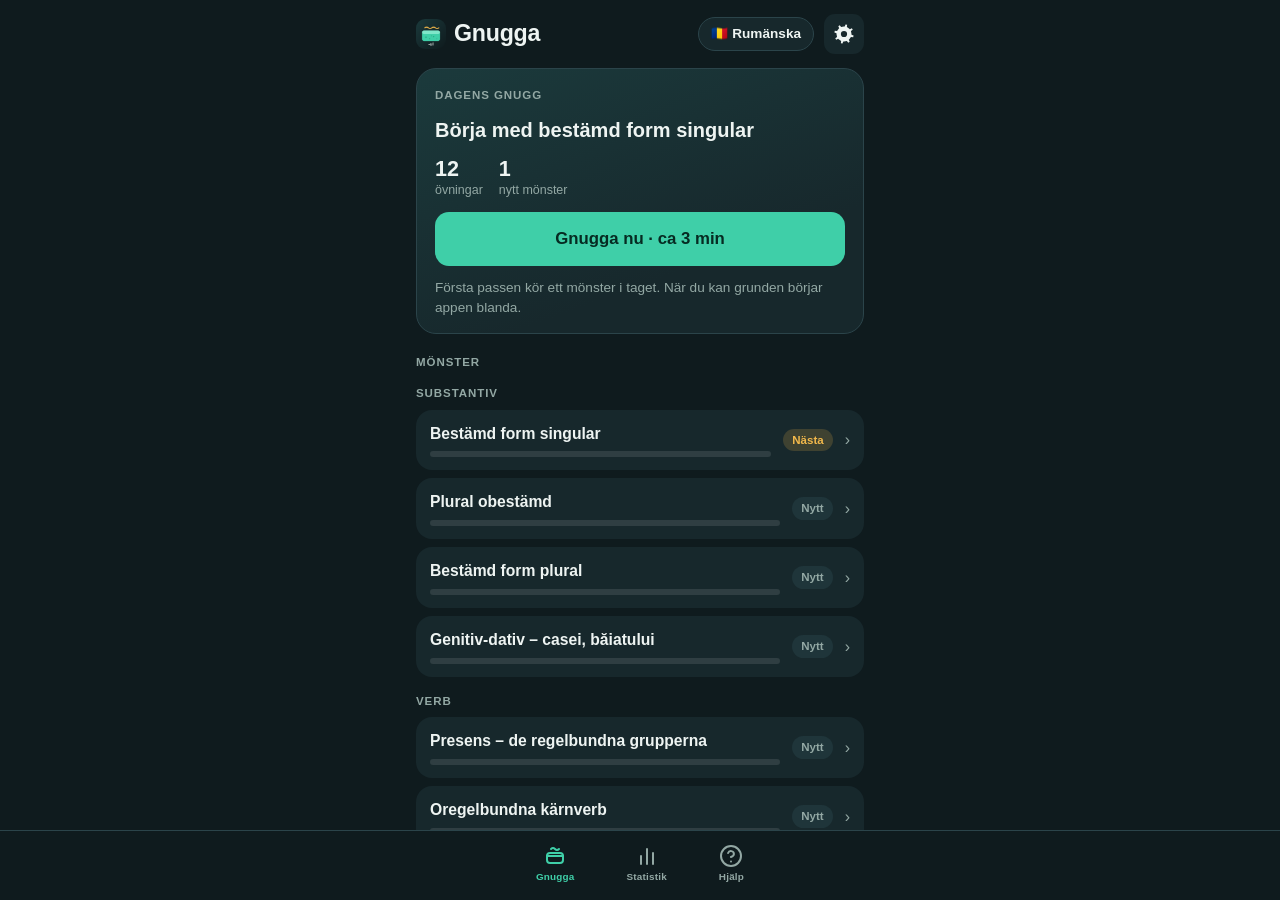
<file: index.html>
<!DOCTYPE html>
<html lang="sv">
<head>
  <meta charset="UTF-8" />
  <meta name="viewport" content="width=device-width, initial-scale=1.0, maximum-scale=1.0, user-scalable=no, viewport-fit=cover" />
  <title>Gnugga</title>
  <link rel="manifest" href="manifest.json" />
  <meta name="theme-color" content="#0f1b1e" />
  <meta name="apple-mobile-web-app-capable" content="yes" />
  <meta name="apple-mobile-web-app-status-bar-style" content="black-translucent" />
  <meta name="apple-mobile-web-app-title" content="Gnugga" />
  <link rel="apple-touch-icon" href="icon-192.png" />
  <link rel="stylesheet" href="style.css" />
</head>
<body>

  <!-- Splash vid kallstart -->
  <div id="splash">
    <img src="icon-192.png" class="splash-logo" alt="" />
    <div class="splash-name">Gnugga</div>
    <div class="splash-ver" id="splash-ver"></div>
    <div class="splash-note" id="splash-note" aria-live="polite"></div>
  </div>

  <div id="app">

    <!-- ===== HEM ===== -->
    <section id="s-home" class="screen on">
      <header class="hdr">
        <h1><img src="icon-192.png" class="app-logo" alt="" /> Gnugga</h1>
        <button class="chip" id="lang-chip" title="Språk"></button>
        <button class="ib" id="settings-btn" title="Inställningar" aria-label="Inställningar"><svg class="ic" viewBox="0 0 24 24" aria-hidden="true"><path d="M20.20 12.00 L20.16 12.77 L22.47 13.66 L22.03 15.43 L19.58 15.14 L17.80 17.80 L17.23 18.32 L18.23 20.58 L16.66 21.52 L15.14 19.58 L12.00 20.20 L11.23 20.16 L10.34 22.47 L8.57 22.03 L8.86 19.58 L6.20 17.80 L5.68 17.23 L3.42 18.23 L2.48 16.66 L4.42 15.14 L3.80 12.00 L3.84 11.23 L1.53 10.34 L1.97 8.57 L4.42 8.86 L6.20 6.20 L6.77 5.68 L5.77 3.42 L7.34 2.48 L8.86 4.42 L12.00 3.80 L12.77 3.84 L13.66 1.53 L15.43 1.97 L15.14 4.42 L17.80 6.20 L18.32 6.77 L20.58 5.77 L21.52 7.34 L19.58 8.86Z M15.4 12 A3.4 3.4 0 1 0 8.6 12 A3.4 3.4 0 1 0 15.4 12Z" fill="currentColor" fill-rule="evenodd"/></svg></button>
      </header>
      <div class="pad">
        <div class="today" id="today"></div>
        <div class="eyebrow" style="margin-top:6px">Mönster</div>
        <div id="pattern-groups" class="groups"></div>
        <div class="ver"><button class="linkish" id="version-tag"></button></div>
      </div>
    </section>

    <!-- ===== MÖNSTER ===== -->
    <section id="s-pattern" class="screen">
      <header class="hdr">
        <button class="ib back" data-go="s-home" aria-label="Tillbaka"><svg class="ic" viewBox="0 0 24 24" aria-hidden="true"><path d="M15 5l-7 7 7 7" fill="none" stroke="currentColor" stroke-width="2.4" stroke-linecap="round" stroke-linejoin="round"/></svg></button>
        <div class="title" id="p-title"></div>
        <span class="lvl" id="p-lvl"></span>
      </header>
      <div class="pad" id="p-body"></div>
    </section>

    <!-- ===== HELA PARADIGMET (Böj hela verbet) ===== -->
    <section id="s-table" class="screen">
      <header class="hdr">
        <button class="ib back" id="tbl-back" aria-label="Tillbaka"><svg class="ic" viewBox="0 0 24 24" aria-hidden="true"><path d="M15 5l-7 7 7 7" fill="none" stroke="currentColor" stroke-width="2.4" stroke-linecap="round" stroke-linejoin="round"/></svg></button>
        <div class="title" id="tbl-title"></div>
        <span class="lvl" id="tbl-count"></span>
      </header>
      <div class="pad" id="tbl-body"></div>
    </section>

    <!-- ===== PASS ===== -->
    <section id="s-session" class="screen">
      <div class="top">
        <button class="ib" id="quit" title="Avsluta passet" aria-label="Avsluta passet"><svg class="ic" viewBox="0 0 24 24" aria-hidden="true"><path d="M6 6l12 12M18 6L6 18" fill="none" stroke="currentColor" stroke-width="2.4" stroke-linecap="round"/></svg></button>
        <div class="prog"><i id="prog-i" style="width:0%"></i></div>
        <span class="counter" id="counter">0/0</span>
      </div>
      <div class="tags" id="tags"></div>
      <div id="stage" class="stage"></div>
      <div id="fb" class="fb"></div>
    </section>

    <!-- ===== STATISTIK (flik) ===== -->
    <section id="s-stats" class="screen">
      <header class="hdr"><h1>Statistik</h1><span class="chip" id="stats-lang"></span></header>
      <div class="pad" id="stats-body"></div>
    </section>

    <!-- ===== HJÄLP (flik) ===== -->
    <section id="s-help" class="screen">
      <header class="hdr"><h1>Hjälp</h1></header>
      <div class="pad" id="help-body"></div>
    </section>

    <!-- ===== KLAR ===== -->
    <section id="s-done" class="screen">
      <canvas id="done-canvas" aria-hidden="true"></canvas>
      <div class="done" id="done-body"></div>
    </section>
  </div>

  <!-- Flikrad – som Flippa. Syns på hem, statistik och hjälp; döljs under pass -->
  <nav id="tabbar">
    <button class="tab-btn on" data-tab="s-home" type="button"><svg viewBox="0 0 24 24" width="24" height="24" fill="none" stroke="currentColor" stroke-width="2" stroke-linecap="round" stroke-linejoin="round" aria-hidden="true"><rect x="4" y="9" width="16" height="10" rx="3"/><path d="M4 12h16"/><path d="M8 5q2-2 4 0t4 0"/></svg><span>Gnugga</span></button>
    <button class="tab-btn" data-tab="s-stats" type="button"><svg viewBox="0 0 24 24" width="24" height="24" fill="none" stroke="currentColor" stroke-width="2" stroke-linecap="round" aria-hidden="true"><line x1="6" y1="20" x2="6" y2="12"/><line x1="12" y1="20" x2="12" y2="5"/><line x1="18" y1="20" x2="18" y2="9"/></svg><span>Statistik</span></button>
    <button class="tab-btn" data-tab="s-help" type="button"><svg viewBox="0 0 24 24" width="24" height="24" fill="none" stroke="currentColor" stroke-width="2" stroke-linecap="round" stroke-linejoin="round" aria-hidden="true"><circle cx="12" cy="12" r="10"/><path d="M9.1 9a3 3 0 0 1 5.8 1c0 2-3 3-3 3"/><line x1="12" y1="17.5" x2="12.01" y2="17.5"/></svg><span>Hjälp</span></button>
  </nav>

  <!-- Modaler (inställningar, vad är nytt) -->
  <div id="modal-root" class="modal-root hidden">
    <div class="modal-back" id="modal-back"></div>
    <div class="modal" id="modal" role="dialog" aria-modal="true"></div>
  </div>

  <div id="toast" class="toast hidden"></div>

  <script src="data/changelog.js"></script>
  <script src="data/ro/monster.js"></script>
  <script src="app.js"></script>
</body>
</html>
</file>
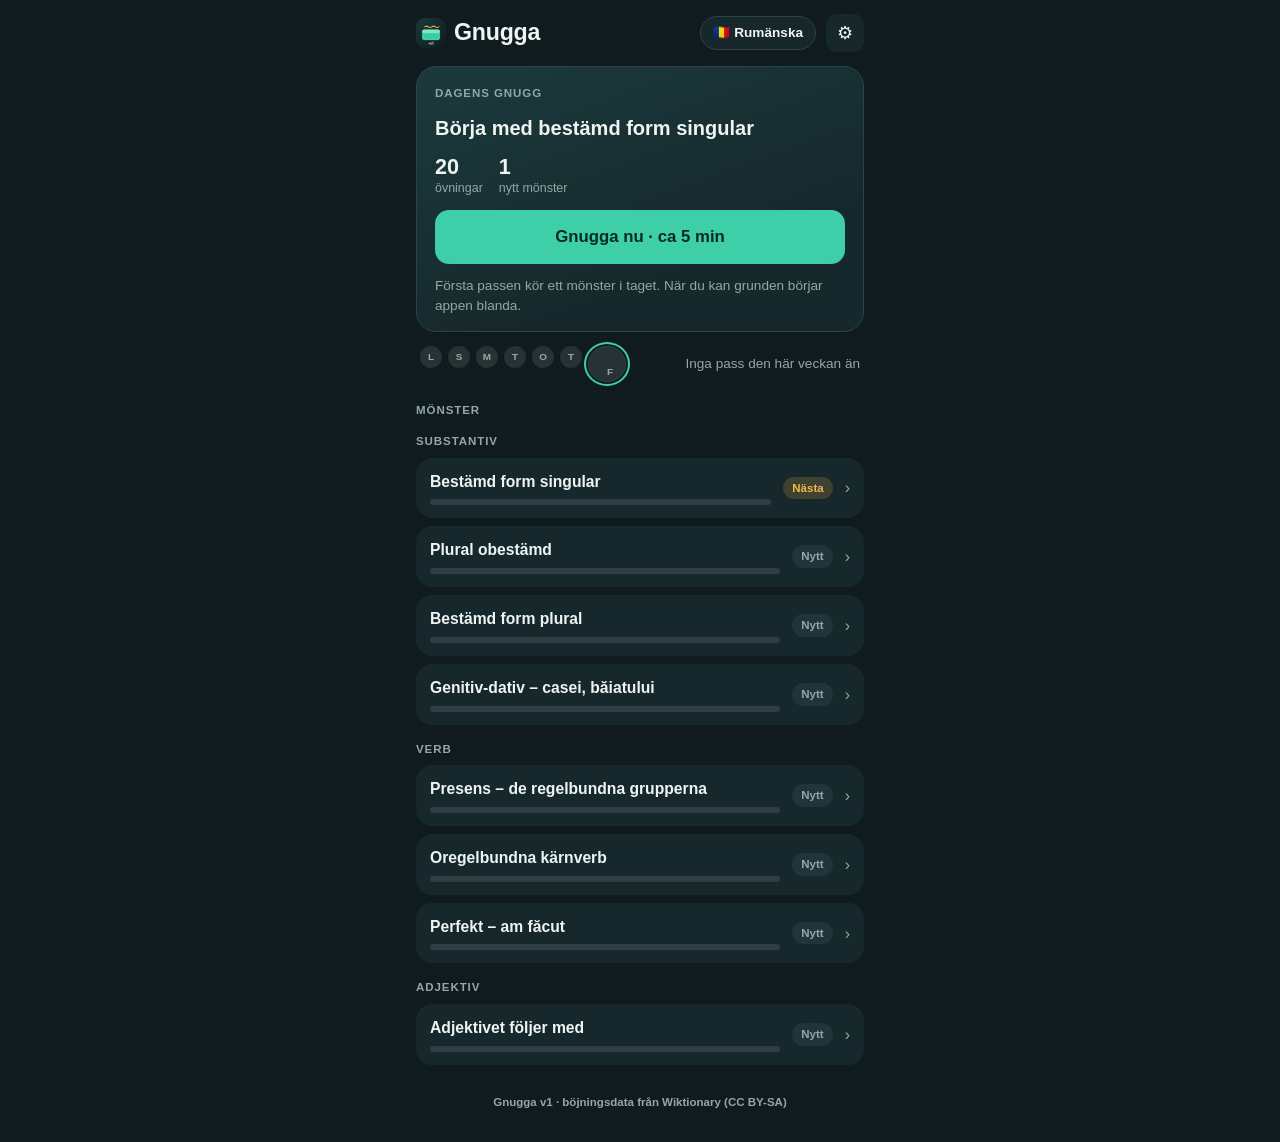
<file: v1/index.html>
<!DOCTYPE html>
<html lang="sv">
<head>
  <meta charset="UTF-8" />
  <meta name="viewport" content="width=device-width, initial-scale=1.0, maximum-scale=1.0, user-scalable=no, viewport-fit=cover" />
  <title>Gnugga</title>
  <link rel="manifest" href="manifest.json" />
  <meta name="theme-color" content="#0f1b1e" />
  <meta name="apple-mobile-web-app-capable" content="yes" />
  <meta name="apple-mobile-web-app-status-bar-style" content="black-translucent" />
  <meta name="apple-mobile-web-app-title" content="Gnugga" />
  <link rel="apple-touch-icon" href="icon-192.png" />
  <link rel="stylesheet" href="style.css" />
</head>
<body>

  <!-- Splash vid kallstart -->
  <div id="splash">
    <img src="icon-192.png" class="splash-logo" alt="" />
    <div class="splash-name">Gnugga</div>
    <div class="splash-note" id="splash-note" aria-live="polite"></div>
  </div>

  <div id="app">

    <!-- ===== HEM ===== -->
    <section id="s-home" class="screen on">
      <header class="hdr">
        <h1><img src="icon-192.png" class="app-logo" alt="" /> Gnugga</h1>
        <button class="chip" id="lang-chip" title="Språk"></button>
        <button class="ib" id="settings-btn" title="Inställningar" aria-label="Inställningar">⚙︎</button>
      </header>
      <div class="pad">
        <div class="today" id="today"></div>
        <div id="week" class="week"></div>
        <div class="eyebrow" style="margin-top:6px">Mönster</div>
        <div id="pattern-groups" class="groups"></div>
        <div class="ver"><button class="linkish" id="version-tag"></button></div>
      </div>
    </section>

    <!-- ===== MÖNSTER ===== -->
    <section id="s-pattern" class="screen">
      <header class="hdr">
        <button class="back" data-go="s-home" aria-label="Tillbaka">‹</button>
        <div class="title" id="p-title"></div>
        <span class="lvl" id="p-lvl"></span>
      </header>
      <div class="pad" id="p-body"></div>
    </section>

    <!-- ===== PASS ===== -->
    <section id="s-session" class="screen">
      <div class="top">
        <button class="back" id="quit" title="Avsluta passet" aria-label="Avsluta passet">✕</button>
        <div class="prog"><i id="prog-i" style="width:0%"></i></div>
        <span class="counter" id="counter">0/0</span>
      </div>
      <div class="tags" id="tags"></div>
      <div id="stage" class="stage"></div>
      <div id="fb" class="fb"></div>
    </section>

    <!-- ===== KLAR ===== -->
    <section id="s-done" class="screen">
      <div class="done" id="done-body"></div>
    </section>
  </div>

  <!-- Modaler (inställningar, hjälp, vad är nytt) -->
  <div id="modal-root" class="modal-root hidden">
    <div class="modal-back" id="modal-back"></div>
    <div class="modal" id="modal" role="dialog" aria-modal="true"></div>
  </div>

  <div id="toast" class="toast hidden"></div>

  <script src="data/changelog.js"></script>
  <script src="data/ro/monster.js"></script>
  <script src="app.js"></script>
</body>
</html>
</file>
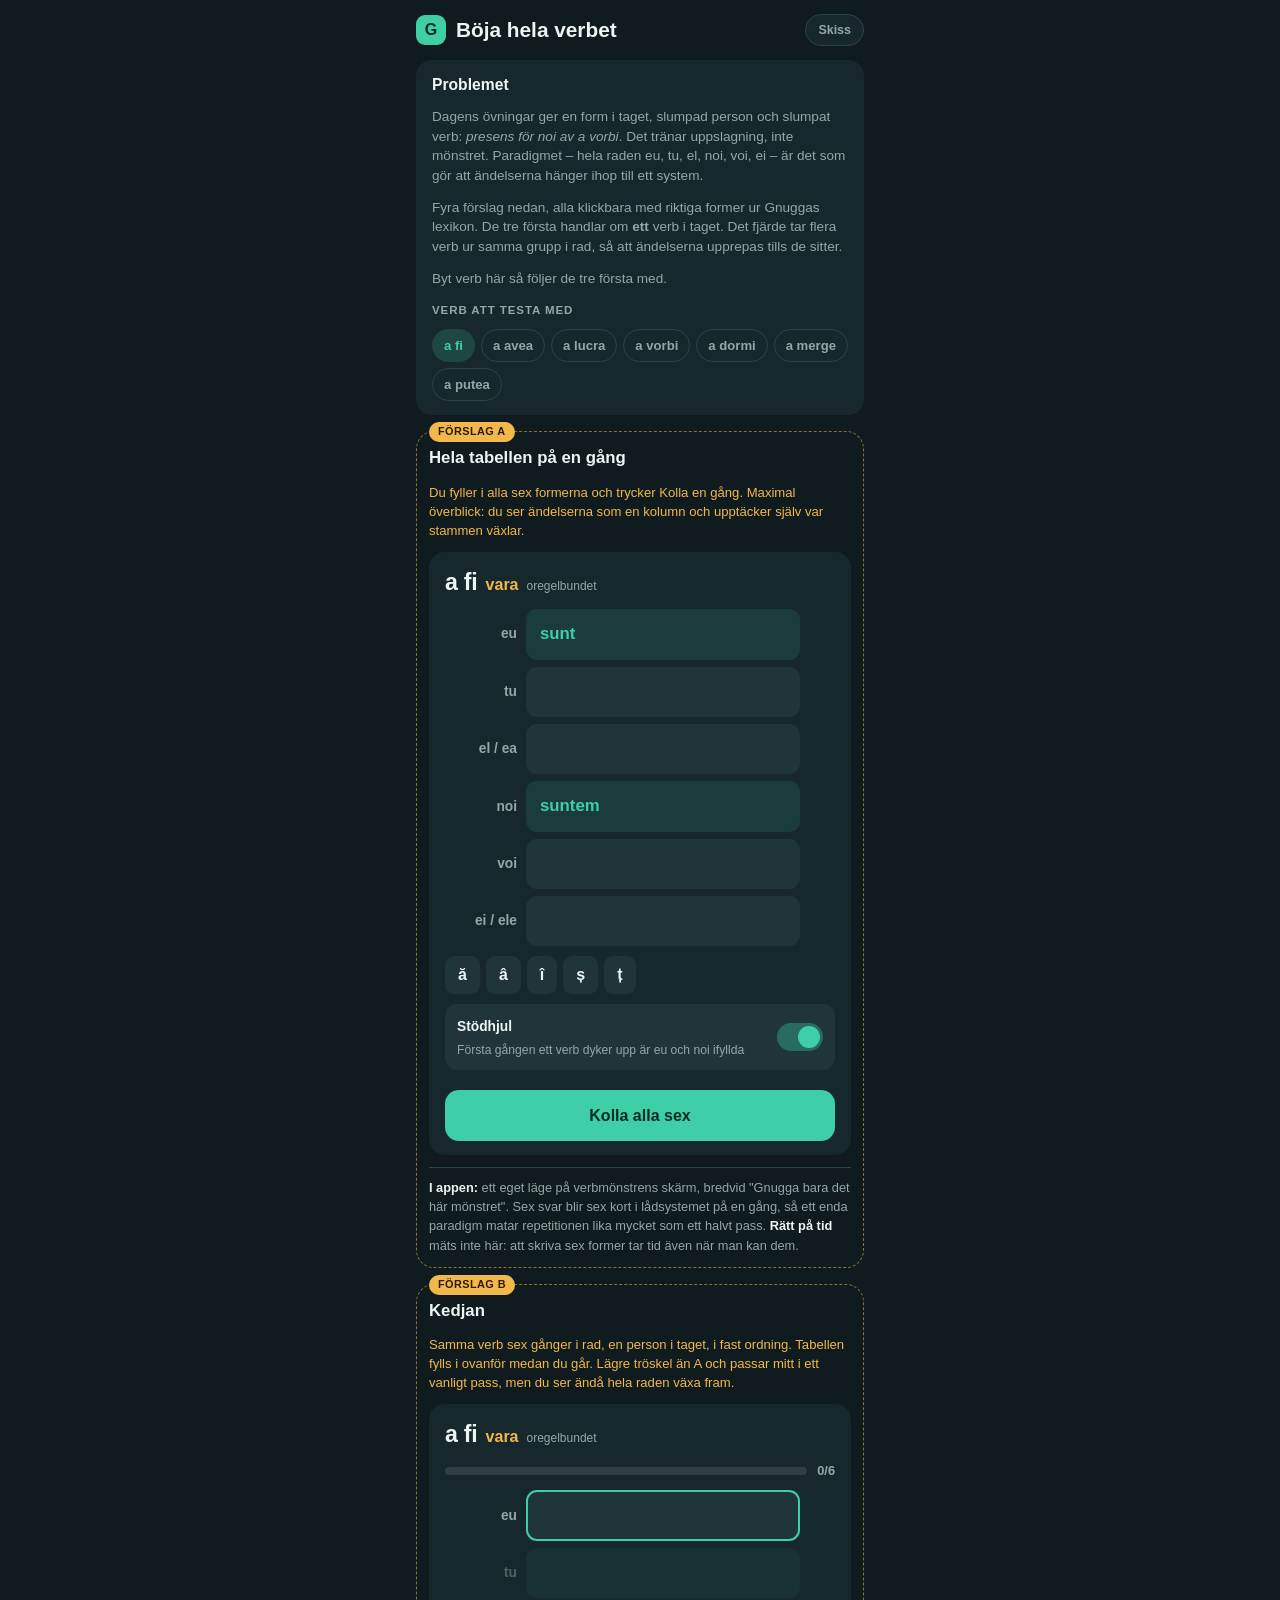
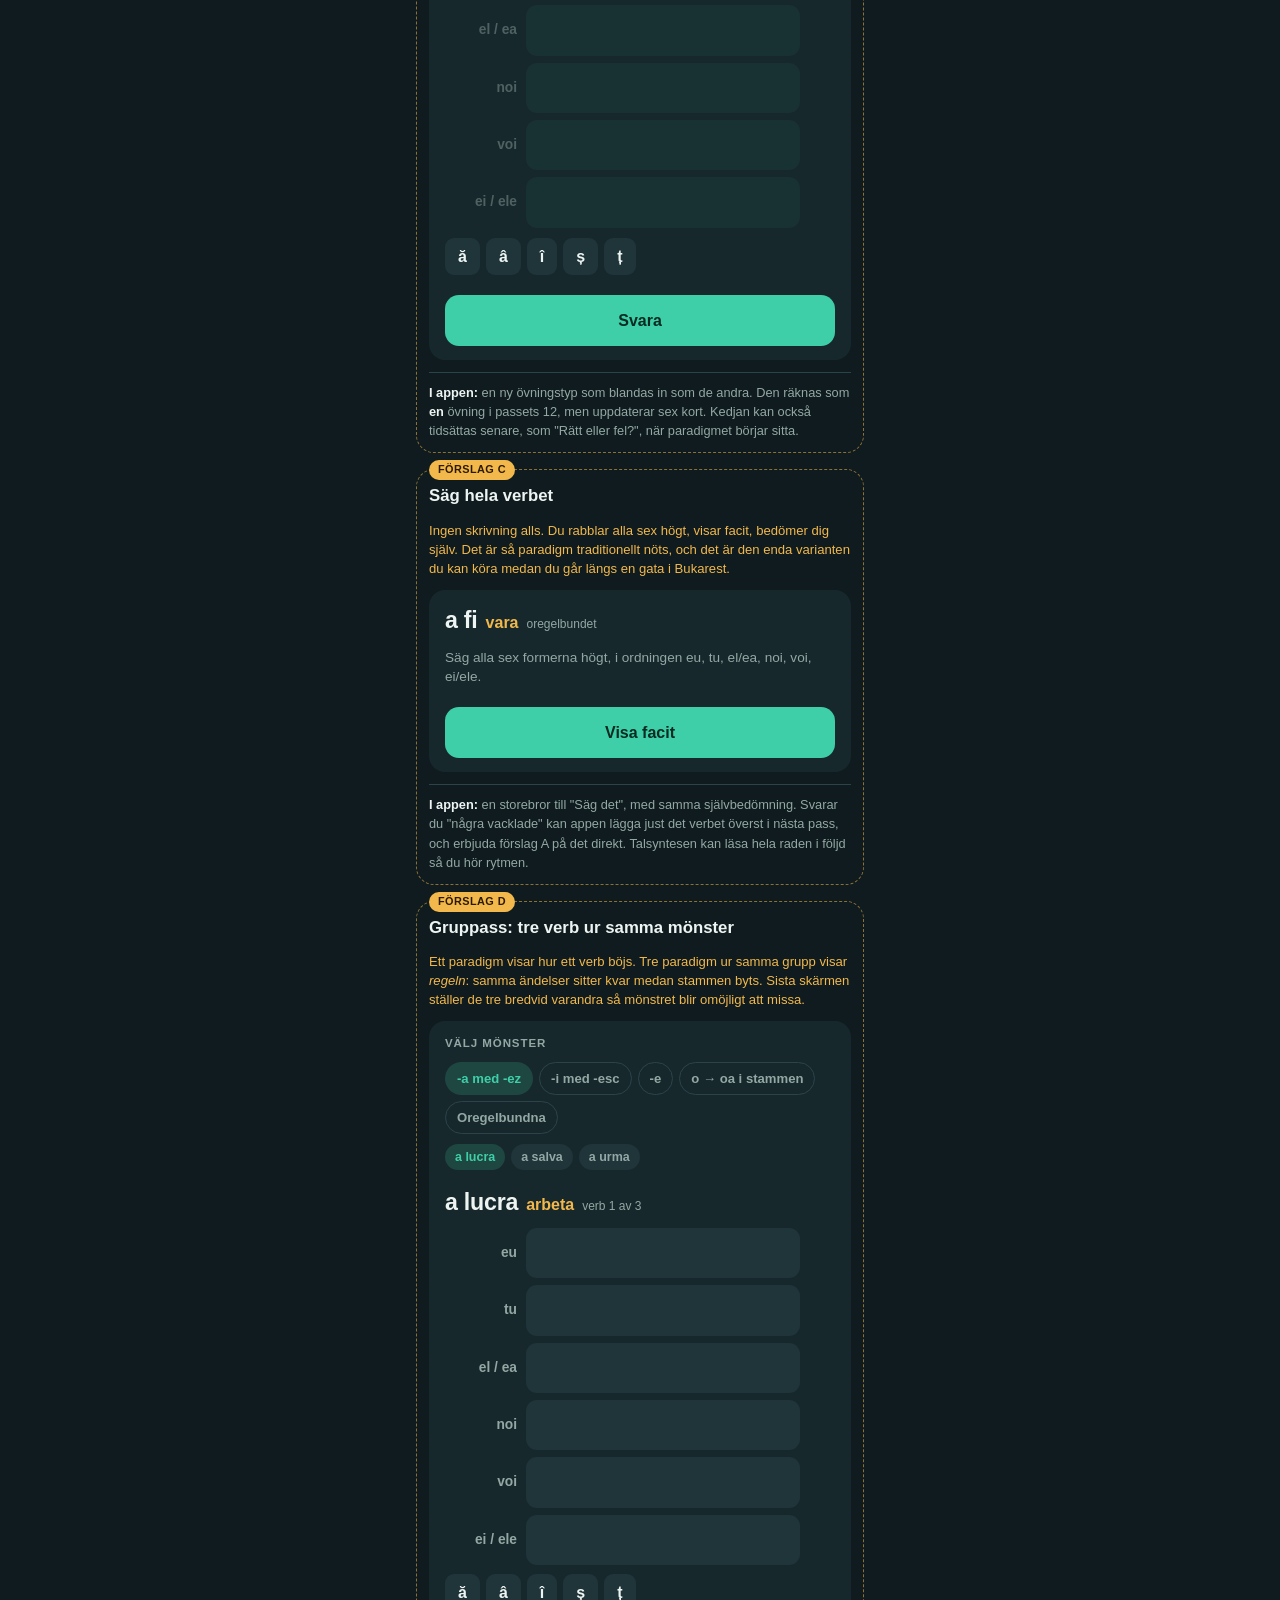
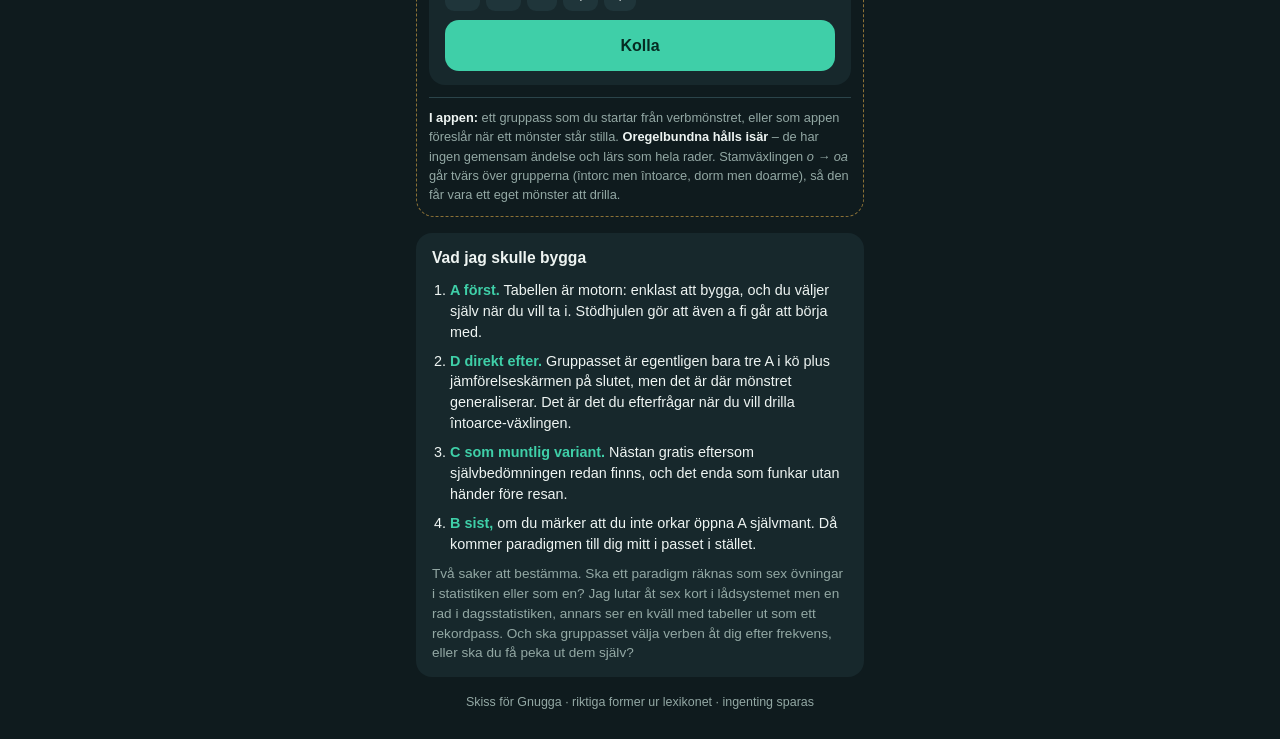
<file: mockups/bojning.html>
<!DOCTYPE html>
<html lang="sv">
<head>
<meta charset="UTF-8" />
<meta name="viewport" content="width=device-width, initial-scale=1, viewport-fit=cover" />
<title>Gnugga – prototyp: böja hela verbet</title>
<style>
  :root { color-scheme: dark; --bg:#0f1b1e; --surface:#17282c; --surface-2:#1f353a; --text:#eef4f2; --muted:#93a8a4; --accent:#3fcfa8; --accent-ink:#062b22; --warm:#f2b84b; --good:#5bbf72; --fail:#e0604f; --line:#2b444a; --track:rgba(255,255,255,.10); }
  * { box-sizing:border-box; margin:0; padding:0; -webkit-tap-highlight-color:transparent; }
  html,body { background:var(--bg); color:var(--text); font:16px/1.45 -apple-system,BlinkMacSystemFont,"Segoe UI",Roboto,sans-serif; -webkit-font-smoothing:antialiased; }
  body { display:flex; justify-content:center; min-height:100dvh; }
  #app { width:100%; max-width:480px; min-height:100dvh; display:flex; flex-direction:column; }
  button { font:inherit; color:inherit; background:none; border:none; cursor:pointer; }
  input { font:inherit; color:inherit; }

  .hdr { display:flex; align-items:center; gap:10px; padding:calc(14px + env(safe-area-inset-top)) 16px 10px; }
  .hdr h1 { font-size:1.3rem; font-weight:800; flex:1; display:flex; align-items:center; gap:8px; }
  .logo { width:30px; height:30px; border-radius:9px; background:var(--accent); color:var(--accent-ink); display:grid; place-items:center; font-weight:900; font-size:16px; flex:none; }
  .chip { display:inline-flex; align-items:center; gap:6px; background:var(--surface); border:1px solid var(--line); border-radius:999px; padding:6px 12px; font-size:.78rem; font-weight:700; color:var(--muted); }
  .pad { padding:4px 16px calc(28px + env(safe-area-inset-bottom)); display:flex; flex-direction:column; gap:16px; }
  .eyebrow { font-size:.72rem; letter-spacing:.08em; text-transform:uppercase; color:var(--muted); font-weight:700; }
  .muted { color:var(--muted); } .small { font-size:.85rem; } .tiny { font-size:.78rem; }

  .card { background:var(--surface); border-radius:16px; padding:14px 16px; display:flex; flex-direction:column; gap:10px; }
  .card h3 { font-size:.98rem; font-weight:700; }
  .card p + p { margin-top:2px; }

  /* Förslagsram – samma idiom som statistikprototypen */
  .prop { border:1px dashed rgba(242,184,75,.55); border-radius:18px; padding:14px 12px 12px; display:flex; flex-direction:column; gap:12px; position:relative; }
  .prop .tag { position:absolute; top:-10px; left:12px; background:var(--warm); color:#2b1a00; font-size:.68rem; font-weight:800; padding:2px 9px; border-radius:999px; letter-spacing:.04em; }
  .prop h2 { font-size:1.05rem; font-weight:800; }
  .prop .why { font-size:.82rem; color:var(--warm); line-height:1.45; }
  .prop .how { font-size:.8rem; color:var(--muted); line-height:1.5; border-top:1px solid var(--line); padding-top:10px; }
  .prop .how b { color:var(--text); font-weight:700; }

  /* Verbväljare */
  .picker { display:flex; gap:6px; flex-wrap:wrap; }
  .picker button { border:1px solid var(--line); background:var(--surface); border-radius:999px; padding:6px 11px; font-size:.82rem; font-weight:700; color:var(--muted); }
  .picker button.on { background:rgba(63,207,168,.18); color:var(--accent); border-color:transparent; }

  /* Paradigmtabell */
  .verbhead { display:flex; align-items:baseline; gap:8px; flex-wrap:wrap; }
  .verbhead .inf { font-size:1.45rem; font-weight:800; letter-spacing:-.01em; }
  .verbhead .sv { color:var(--warm); font-weight:700; }
  .verbhead .grp { font-size:.75rem; color:var(--muted); }

  .para { display:flex; flex-direction:column; gap:7px; }
  .prow { display:grid; grid-template-columns:72px 1fr 26px; align-items:center; gap:9px; }
  .prow .per { font-size:.86rem; color:var(--muted); font-weight:700; text-align:right; }
  .prow input { width:100%; background:var(--surface-2); border:2px solid transparent; border-radius:11px; padding:11px 12px; font-size:1.05rem; font-weight:700; outline:none; }
  .prow input:focus { border-color:var(--accent); }
  .prow input:read-only { background:rgba(63,207,168,.12); color:var(--accent); border-color:transparent; }
  .prow.ok input { border-color:var(--good); }
  .prow.bad input { border-color:var(--fail); }
  .prow.dia input { border-color:var(--warm); }
  .prow .mark { font-size:1rem; text-align:center; }
  .prow.ok .mark { color:var(--good); } .prow.bad .mark { color:var(--fail); } .prow.dia .mark { color:var(--warm); }
  .prow .fix { grid-column:2 / span 2; font-size:.82rem; color:var(--fail); margin-top:-3px; }
  .prow.dia .fix { color:var(--warm); }
  .prow.now input { border-color:var(--accent); }
  .prow.wait { opacity:.45; }

  /* Statisk facittabell (förslag C) */
  .facit { display:flex; flex-direction:column; gap:6px; }
  .frow { display:grid; grid-template-columns:72px 1fr 34px; align-items:center; gap:9px; background:var(--surface-2); border-radius:11px; padding:9px 12px; }
  .frow .per { font-size:.82rem; color:var(--muted); font-weight:700; text-align:right; }
  .frow .form { font-size:1.05rem; font-weight:800; }
  .frow .spk { font-size:1rem; text-align:center; }

  .keys { display:flex; gap:6px; flex-wrap:wrap; }
  .keys button { background:var(--surface-2); border-radius:9px; padding:7px 13px; font-weight:800; font-size:1rem; }

  .cta { background:var(--accent); color:var(--accent-ink); border-radius:14px; padding:14px; font-weight:800; font-size:1rem; text-align:center; width:100%; }
  .cta.sec { background:var(--surface-2); color:var(--text); }
  .cta.ghost { background:transparent; border:1px solid var(--line); color:var(--muted); font-size:.88rem; padding:10px; }
  .btnrow { display:flex; gap:8px; } .btnrow .cta { flex:1; }

  .res { border-radius:12px; padding:10px 12px; font-size:.9rem; font-weight:700; }
  .res.good { background:rgba(91,191,114,.16); color:var(--good); }
  .res.mid { background:rgba(242,184,75,.16); color:var(--warm); }
  .res.bad { background:rgba(224,96,79,.16); color:var(--fail); }

  .toggle { display:flex; align-items:center; justify-content:space-between; gap:10px; background:var(--surface-2); border-radius:12px; padding:10px 12px; }
  .toggle .t { font-size:.86rem; font-weight:700; }
  .toggle .d { font-size:.76rem; color:var(--muted); }
  .sw { width:46px; height:28px; border-radius:999px; background:var(--track); position:relative; flex:none; }
  .sw i { position:absolute; top:3px; left:3px; width:22px; height:22px; border-radius:50%; background:var(--muted); transition:.16s; }
  .sw.on { background:rgba(63,207,168,.35); } .sw.on i { left:21px; background:var(--accent); }

  .prog { display:flex; align-items:center; gap:10px; }
  .prog .bar { flex:1; height:8px; border-radius:999px; background:var(--track); overflow:hidden; }
  .prog .bar i { display:block; height:100%; background:var(--accent); border-radius:999px; transition:width .2s; }
  .prog .cnt { font-size:.8rem; color:var(--muted); font-weight:700; font-variant-numeric:tabular-nums; }

  ol.rec { padding-left:18px; display:flex; flex-direction:column; gap:8px; font-size:.9rem; }
  ol.rec b { color:var(--accent); }
  .hidden { display:none !important; }

  /* D: gruppass */
  .queue { display:flex; gap:6px; align-items:center; flex-wrap:wrap; }
  .qdot { font-size:.78rem; font-weight:700; padding:4px 10px; border-radius:999px; background:var(--surface-2); color:var(--muted); }
  .qdot.now { background:rgba(63,207,168,.18); color:var(--accent); }
  .qdot.done { color:var(--good); }
  .cmpwrap { overflow-x:auto; }
  .cmp { display:grid; gap:4px; min-width:100%; }
  .cmp .h { font-size:.72rem; color:var(--muted); font-weight:700; text-transform:none; }
  .cmp .c { background:var(--surface-2); border-radius:8px; padding:7px 8px; font-size:.82rem; font-weight:700; white-space:nowrap; }
  .cmp .c em { font-style:normal; color:var(--accent); }
  .cmp .p { font-size:.76rem; color:var(--muted); font-weight:700; align-self:center; }
  .endings { font-size:.86rem; font-weight:800; color:var(--accent); letter-spacing:.01em; }
</style>
</head>
<body>
<div id="app">
  <div class="hdr">
    <span class="logo">G</span>
    <h1>Böja hela verbet</h1>
    <span class="chip">Skiss</span>
  </div>

  <div class="pad">

    <div class="card">
      <h3>Problemet</h3>
      <p class="small muted">Dagens övningar ger en form i taget, slumpad person och slumpat verb: <i>presens för noi av a vorbi</i>. Det tränar uppslagning, inte mönstret. Paradigmet – hela raden eu, tu, el, noi, voi, ei – är det som gör att ändelserna hänger ihop till ett system.</p>
      <p class="small muted">Fyra förslag nedan, alla klickbara med riktiga former ur Gnuggas lexikon. De tre första handlar om <b>ett</b> verb i taget. Det fjärde tar flera verb ur samma grupp i rad, så att ändelserna upprepas tills de sitter.</p>
      <p class="small muted">Byt verb här så följer de tre första med.</p>
      <div class="eyebrow" style="margin-top:4px">Verb att testa med</div>
      <div class="picker" id="picker"></div>
    </div>

    <!-- ===================== FÖRSLAG A ===================== -->
    <section class="prop">
      <span class="tag">FÖRSLAG A</span>
      <h2>Hela tabellen på en gång</h2>
      <p class="why">Du fyller i alla sex formerna och trycker Kolla en gång. Maximal överblick: du ser ändelserna som en kolumn och upptäcker själv var stammen växlar.</p>

      <div class="card">
        <div class="verbhead" id="a-head"></div>
        <div class="para" id="a-para"></div>
        <div class="keys" id="a-keys"></div>
        <div class="toggle" id="a-scaffold">
          <span><span class="t">Stödhjul</span><br /><span class="d">Första gången ett verb dyker upp är eu och noi ifyllda</span></span>
          <span class="sw" id="a-sw"><i></i></span>
        </div>
        <div id="a-res"></div>
        <div class="btnrow">
          <button class="cta" id="a-check">Kolla alla sex</button>
          <button class="cta sec hidden" id="a-again">Gör om</button>
        </div>
      </div>

      <p class="how"><b>I appen:</b> ett eget läge på verbmönstrens skärm, bredvid "Gnugga bara det här mönstret". Sex svar blir sex kort i lådsystemet på en gång, så ett enda paradigm matar repetitionen lika mycket som ett halvt pass. <b>Rätt på tid</b> mäts inte här: att skriva sex former tar tid även när man kan dem.</p>
    </section>

    <!-- ===================== FÖRSLAG B ===================== -->
    <section class="prop">
      <span class="tag">FÖRSLAG B</span>
      <h2>Kedjan</h2>
      <p class="why">Samma verb sex gånger i rad, en person i taget, i fast ordning. Tabellen fylls i ovanför medan du går. Lägre tröskel än A och passar mitt i ett vanligt pass, men du ser ändå hela raden växa fram.</p>

      <div class="card">
        <div class="verbhead" id="b-head"></div>
        <div class="prog"><div class="bar"><i id="b-bar" style="width:0%"></i></div><span class="cnt" id="b-cnt">0/6</span></div>
        <div class="para" id="b-para"></div>
        <div class="keys" id="b-keys"></div>
        <div id="b-res"></div>
        <div class="btnrow">
          <button class="cta" id="b-go">Svara</button>
          <button class="cta sec hidden" id="b-again">Kör igen</button>
        </div>
      </div>

      <p class="how"><b>I appen:</b> en ny övningstyp som blandas in som de andra. Den räknas som <b>en</b> övning i passets 12, men uppdaterar sex kort. Kedjan kan också tidsättas senare, som "Rätt eller fel?", när paradigmet börjar sitta.</p>
    </section>

    <!-- ===================== FÖRSLAG C ===================== -->
    <section class="prop">
      <span class="tag">FÖRSLAG C</span>
      <h2>Säg hela verbet</h2>
      <p class="why">Ingen skrivning alls. Du rabblar alla sex högt, visar facit, bedömer dig själv. Det är så paradigm traditionellt nöts, och det är den enda varianten du kan köra medan du går längs en gata i Bukarest.</p>

      <div class="card">
        <div class="verbhead" id="c-head"></div>
        <p class="small muted" id="c-prompt">Säg alla sex formerna högt, i ordningen eu, tu, el/ea, noi, voi, ei/ele.</p>
        <div class="facit hidden" id="c-facit"></div>
        <div id="c-res"></div>
        <div class="btnrow">
          <button class="cta" id="c-show">Visa facit</button>
        </div>
        <div class="btnrow hidden" id="c-grade">
          <button class="cta sec" id="c-ok" style="color:var(--good)">Alla satt</button>
          <button class="cta sec" id="c-no" style="color:var(--fail)">Några vacklade</button>
        </div>
      </div>

      <p class="how"><b>I appen:</b> en storebror till "Säg det", med samma självbedömning. Svarar du "några vacklade" kan appen lägga just det verbet överst i nästa pass, och erbjuda förslag A på det direkt. Talsyntesen kan läsa hela raden i följd så du hör rytmen.</p>
    </section>

    <!-- ===================== FÖRSLAG D ===================== -->
    <section class="prop">
      <span class="tag">FÖRSLAG D</span>
      <h2>Gruppass: tre verb ur samma mönster</h2>
      <p class="why">Ett paradigm visar hur ett verb böjs. Tre paradigm ur samma grupp visar <i>regeln</i>: samma ändelser sitter kvar medan stammen byts. Sista skärmen ställer de tre bredvid varandra så mönstret blir omöjligt att missa.</p>

      <div class="card">
        <div class="eyebrow">Välj mönster</div>
        <div class="picker" id="d-groups"></div>
        <div class="queue" id="d-queue"></div>
        <div id="d-play">
          <div class="verbhead" id="d-head" style="margin:6px 0 8px"></div>
          <div class="para" id="d-para"></div>
          <div class="keys" id="d-keys" style="margin-top:9px"></div>
          <div id="d-res" style="margin-top:9px"></div>
          <div class="btnrow" style="margin-top:9px">
            <button class="cta" id="d-check">Kolla</button>
            <button class="cta sec hidden" id="d-next">Nästa verb</button>
          </div>
        </div>
        <div id="d-sum" class="hidden"></div>
      </div>

      <p class="how"><b>I appen:</b> ett gruppass som du startar från verbmönstret, eller som appen föreslår när ett mönster står stilla. <b>Oregelbundna hålls isär</b> – de har ingen gemensam ändelse och lärs som hela rader. Stamväxlingen <i>o → oa</i> går tvärs över grupperna (întorc men întoarce, dorm men doarme), så den får vara ett eget mönster att drilla.</p>
    </section>

    <!-- ===================== REKOMMENDATION ===================== -->
    <div class="card">
      <h3>Vad jag skulle bygga</h3>
      <ol class="rec">
        <li><b>A först.</b> Tabellen är motorn: enklast att bygga, och du väljer själv när du vill ta i. Stödhjulen gör att även a fi går att börja med.</li>
        <li><b>D direkt efter.</b> Gruppasset är egentligen bara tre A i kö plus jämförelseskärmen på slutet, men det är där mönstret generaliserar. Det är det du efterfrågar när du vill drilla întoarce-växlingen.</li>
        <li><b>C som muntlig variant.</b> Nästan gratis eftersom självbedömningen redan finns, och det enda som funkar utan händer före resan.</li>
        <li><b>B sist,</b> om du märker att du inte orkar öppna A självmant. Då kommer paradigmen till dig mitt i passet i stället.</li>
      </ol>
      <p class="small muted">Två saker att bestämma. Ska ett paradigm räknas som sex övningar i statistiken eller som en? Jag lutar åt sex kort i lådsystemet men en rad i dagsstatistiken, annars ser en kväll med tabeller ut som ett rekordpass. Och ska gruppasset välja verben åt dig efter frekvens, eller ska du få peka ut dem själv?</p>
    </div>

    <p class="tiny muted" style="text-align:center">Skiss för Gnugga · riktiga former ur lexikonet · ingenting sparas</p>
  </div>
</div>

<script>
"use strict";
const VERBS = [
  { inf:"a fi",    sv:"vara",   grp:"oregelbundet",        pres:["sunt","ești","este","suntem","sunteți","sunt"] },
  { inf:"a avea",  sv:"ha",     grp:"oregelbundet",        pres:["am","ai","are","avem","aveți","au"] },
  { inf:"a lucra", sv:"arbeta", grp:"-a med -ez",          pres:["lucrez","lucrezi","lucrează","lucrăm","lucrați","lucrează"] },
  { inf:"a vorbi", sv:"prata",  grp:"-i med -esc",         pres:["vorbesc","vorbești","vorbește","vorbim","vorbiți","vorbesc"] },
  { inf:"a dormi", sv:"sova",   grp:"-i utan -esc",        pres:["dorm","dormi","doarme","dormim","dormiți","dorm"] },
  { inf:"a merge", sv:"gå",     grp:"-e",                  pres:["merg","mergi","merge","mergem","mergeți","merg"] },
  { inf:"a putea", sv:"kunna",  grp:"-ea, vokalväxling",   pres:["pot","poți","poate","putem","puteți","pot"] },
];
const PERS = ["eu", "tu", "el / ea", "noi", "voi", "ei / ele"];
const DIA = ["ă", "â", "î", "ș", "ț"];

const $ = (s, r = document) => r.querySelector(s);
const norm = (s) => (s || "").trim().toLowerCase().replace(/ş/g, "ș").replace(/ţ/g, "ț");
const bare = (s) => norm(s).replace(/ă|â/g, "a").replace(/î/g, "i").replace(/ș/g, "s").replace(/ț/g, "t");
const esc = (s) => String(s).replace(/[&<>"]/g, (c) => ({ "&": "&amp;", "<": "&lt;", ">": "&gt;", '"': "&quot;" }[c]));

let verb = VERBS[0];
let scaffold = true;

/* ---------- talsyntes: bara om det finns en rumänsk röst ---------- */
let roVoice = null;
function findVoice() {
  try { roVoice = (speechSynthesis.getVoices() || []).find((v) => (v.lang || "").toLowerCase().startsWith("ro")) || null; } catch (_) {}
  document.querySelectorAll(".spk").forEach((b) => b.classList.toggle("hidden", !roVoice));
}
if ("speechSynthesis" in window) { findVoice(); speechSynthesis.onvoiceschanged = findVoice; }
function say(t) {
  if (!roVoice) return;
  try { const u = new SpeechSynthesisUtterance(t); u.voice = roVoice; u.lang = "ro-RO"; u.rate = .9; speechSynthesis.cancel(); speechSynthesis.speak(u); } catch (_) {}
}

/* ---------- verbväljare ---------- */
function renderPicker() {
  $("#picker").innerHTML = VERBS.map((v, i) => `<button data-i="${i}" class="${v === verb ? "on" : ""}">${esc(v.inf)}</button>`).join("");
  $("#picker").querySelectorAll("button").forEach((b) => b.addEventListener("click", () => {
    verb = VERBS[+b.dataset.i]; renderPicker(); resetA(); resetB(); resetC();
  }));
}
const headHtml = (v) => `<span class="inf">${esc(v.inf)}</span><span class="sv">${esc(v.sv)}</span><span class="grp">${esc(v.grp)}</span>`;

/* ---------- diakritknappar ---------- */
function keyRow(el, getInput) {
  el.innerHTML = DIA.map((d) => `<button data-d="${d}">${d}</button>`).join("");
  el.querySelectorAll("button").forEach((b) => b.addEventListener("mousedown", (e) => {
    e.preventDefault();
    const inp = getInput(); if (!inp) return;
    const s = inp.selectionStart ?? inp.value.length;
    inp.value = inp.value.slice(0, s) + b.dataset.d + inp.value.slice(inp.selectionEnd ?? s);
    inp.focus(); inp.setSelectionRange(s + 1, s + 1);
  }));
}

/* ===================== A: hela tabellen ===================== */
function resetA() {
  $("#a-head").innerHTML = headHtml(verb);
  const pre = scaffold ? [0, 3] : [];
  $("#a-para").innerHTML = PERS.map((p, i) => `
    <div class="prow" data-i="${i}">
      <span class="per">${esc(p)}</span>
      <input type="text" autocapitalize="off" autocorrect="off" spellcheck="false"
             value="${pre.includes(i) ? esc(verb.pres[i]) : ""}" ${pre.includes(i) ? "readonly" : ""} />
      <span class="mark"></span>
    </div>`).join("");
  $("#a-res").innerHTML = "";
  $("#a-check").classList.remove("hidden");
  $("#a-again").classList.add("hidden");
  $("#a-sw").classList.toggle("on", scaffold);
}
function checkA() {
  let right = 0, dia = 0, total = 0;
  $("#a-para").querySelectorAll(".prow").forEach((row) => {
    const i = +row.dataset.i, inp = row.querySelector("input");
    row.querySelector(".fix")?.remove();
    if (inp.readOnly) { row.className = "prow ok"; row.querySelector(".mark").textContent = "✓"; return; }
    total++;
    const v = norm(inp.value), a = norm(verb.pres[i]);
    if (v === a) { row.className = "prow ok"; row.querySelector(".mark").textContent = "✓"; right++; }
    else if (v && bare(v) === bare(a)) {
      row.className = "prow dia"; row.querySelector(".mark").textContent = "~"; dia++;
      row.insertAdjacentHTML("beforeend", `<div class="fix">Bara krumelurerna: <b>${esc(verb.pres[i])}</b></div>`);
    } else {
      row.className = "prow bad"; row.querySelector(".mark").textContent = "✗";
      row.insertAdjacentHTML("beforeend", `<div class="fix">Rätt: <b>${esc(verb.pres[i])}</b></div>`);
    }
  });
  const cls = right === total ? "good" : right + dia >= total - 1 ? "mid" : "bad";
  const extra = dia ? ` · ${dia} med bara krumelurfel` : "";
  $("#a-res").innerHTML = `<div class="res ${cls}">${right} av ${total} rätt${extra}</div>`;
  $("#a-check").classList.add("hidden");
  $("#a-again").classList.remove("hidden");
}

/* ===================== B: kedjan ===================== */
let bStep = 0;
function resetB() {
  bStep = 0;
  $("#b-head").innerHTML = headHtml(verb);
  $("#b-res").innerHTML = "";
  $("#b-go").classList.remove("hidden");
  $("#b-again").classList.add("hidden");
  drawB();
}
function drawB() {
  $("#b-para").innerHTML = PERS.map((p, i) => {
    const done = i < bStep, now = i === bStep;
    const cls = done ? "prow ok" : now ? "prow now" : "prow wait";
    const val = done ? esc(verb.pres[i]) : "";
    return `<div class="prow ${cls.replace("prow ", "")}" data-i="${i}">
      <span class="per">${esc(p)}</span>
      <input type="text" autocapitalize="off" autocorrect="off" spellcheck="false" value="${val}" ${done || !now ? "readonly" : ""} />
      <span class="mark">${done ? "✓" : ""}</span>
    </div>`;
  }).join("");
  $("#b-bar").style.width = `${Math.round(100 * bStep / 6)}%`;
  $("#b-cnt").textContent = `${bStep}/6`;
  const inp = $("#b-para .now input");
  if (inp) { inp.focus(); inp.addEventListener("keydown", (e) => { if (e.key === "Enter") stepB(); }); }
}
function stepB() {
  if (bStep >= 6) return;
  const row = $(`#b-para .prow[data-i="${bStep}"]`), inp = row.querySelector("input");
  const v = norm(inp.value), a = norm(verb.pres[bStep]);
  if (v !== a) {
    row.className = "prow bad";
    row.querySelector(".mark").textContent = "✗";
    row.querySelector(".fix")?.remove();
    row.insertAdjacentHTML("beforeend", `<div class="fix">${bare(v) === bare(a) && v ? "Bara krumelurerna" : "Rätt"}: <b>${esc(verb.pres[bStep])}</b></div>`);
    inp.readOnly = true;
    bStep++;
    setTimeout(() => { if (bStep < 6) { const keep = row.outerHTML; drawB(); $(`#b-para .prow[data-i="${bStep - 1}"]`).outerHTML = keep; } else finishB(); }, 1100);
    return;
  }
  bStep++;
  if (bStep >= 6) { drawB(); finishB(); } else drawB();
}
function finishB() {
  $("#b-res").innerHTML = `<div class="res good">Hela raden klar · ${verb.pres.join(" · ")}</div>`;
  $("#b-go").classList.add("hidden");
  $("#b-again").classList.remove("hidden");
  if (roVoice) say(verb.pres.join(", "));
}

/* ===================== C: säg hela verbet ===================== */
function resetC() {
  $("#c-head").innerHTML = headHtml(verb);
  $("#c-facit").classList.add("hidden");
  $("#c-facit").innerHTML = PERS.map((p, i) => `
    <div class="frow"><span class="per">${esc(p)}</span><span class="form">${esc(verb.pres[i])}</span>
    <button class="spk" data-say="${esc(verb.pres[i])}">🔊</button></div>`).join("");
  $("#c-facit").querySelectorAll(".spk").forEach((b) => b.addEventListener("click", () => say(b.dataset.say)));
  $("#c-res").innerHTML = "";
  $("#c-show").classList.remove("hidden");
  $("#c-grade").classList.add("hidden");
  $("#c-prompt").classList.remove("hidden");
  findVoice();
}
$("#c-show").addEventListener("click", () => {
  $("#c-facit").classList.remove("hidden");
  $("#c-show").classList.add("hidden");
  $("#c-grade").classList.remove("hidden");
  $("#c-prompt").classList.add("hidden");
  if (roVoice) say(verb.pres.join(", "));
});
$("#c-ok").addEventListener("click", () => {
  $("#c-res").innerHTML = `<div class="res good">Bra – verbet glesas ut i repetitionen</div>`;
  $("#c-grade").classList.add("hidden");
});
$("#c-no").addEventListener("click", () => {
  $("#c-res").innerHTML = `<div class="res mid">Då kommer ${esc(verb.inf)} tillbaka i nästa pass, och appen föreslår tabellen (förslag A) på just det verbet</div>`;
  $("#c-grade").classList.add("hidden");
});

/* ---------- knappar ---------- */
$("#a-check").addEventListener("click", checkA);
$("#a-again").addEventListener("click", resetA);
$("#a-sw").addEventListener("click", () => { scaffold = !scaffold; resetA(); });
$("#b-go").addEventListener("click", stepB);
$("#b-again").addEventListener("click", resetB);
keyRow($("#a-keys"), () => document.activeElement && document.activeElement.tagName === "INPUT" ? document.activeElement : $("#a-para input:not([readonly])"));
keyRow($("#b-keys"), () => $("#b-para .now input"));

/* ===================== D: gruppass ===================== */
const GROUPS = [
  { name:"-a med -ez", show:"-ez · -ezi · -ează · -ăm · -ați · -ează",
    end:["ez","ezi","ează","ăm","ați","ează"],
    verbs:[
      { inf:"a lucra", sv:"arbeta", pres:["lucrez","lucrezi","lucrează","lucrăm","lucrați","lucrează"] },
      { inf:"a salva", sv:"rädda",  pres:["salvez","salvezi","salvează","salvăm","salvați","salvează"] },
      { inf:"a urma",  sv:"följa",  pres:["urmez","urmezi","urmează","urmăm","urmați","urmează"] } ] },
  { name:"-i med -esc", show:"-esc · -ești · -ește · -im · -iți · -esc",
    end:["esc","ești","ește","im","iți","esc"],
    verbs:[
      { inf:"a vorbi",  sv:"prata",   pres:["vorbesc","vorbești","vorbește","vorbim","vorbiți","vorbesc"] },
      { inf:"a găsi",   sv:"hitta",   pres:["găsesc","găsești","găsește","găsim","găsiți","găsesc"] },
      { inf:"a folosi", sv:"använda", pres:["folosesc","folosești","folosește","folosim","folosiți","folosesc"] } ] },
  { name:"-e", show:"– · -i · -e · -em · -eți · –",
    end:["","i","e","em","eți",""],
    verbs:[
      { inf:"a spune",  sv:"säga",       pres:["spun","spui","spune","spunem","spuneți","spun"] },
      { inf:"a merge",  sv:"gå",         pres:["merg","mergi","merge","mergem","mergeți","merg"] },
      { inf:"a ajunge", sv:"komma fram", pres:["ajung","ajungi","ajunge","ajungem","ajungeți","ajung"] } ] },
  { name:"o → oa i stammen", oa:true,
    note:"Ändelserna kommer från verbets egen grupp – det gemensamma sitter i stammen. <b>o</b> i eu och ei/ele, <b>oa</b> i el/ea. Växlingen går tvärs över grupperna, och det är den som brukar fastna sist.",
    verbs:[
      { inf:"a întoarce", sv:"vända", pres:["întorc","întorci","întoarce","întoarcem","întoarceți","întorc"] },
      { inf:"a dormi",    sv:"sova",  pres:["dorm","dormi","doarme","dormim","dormiți","dorm"] },
      { inf:"a purta",    sv:"bära",  pres:["port","porți","poartă","purtăm","purtați","poartă"] } ] },
  { name:"Oregelbundna",
    note:"Ingen gemensam ändelse att luta sig mot. De här lärs som hela rader, ett verb i taget – och därför ska de aldrig blandas in i ett gruppass med de regelbundna.",
    verbs:[
      { inf:"a fi",   sv:"vara",  pres:["sunt","ești","este","suntem","sunteți","sunt"] },
      { inf:"a avea", sv:"ha",    pres:["am","ai","are","avem","aveți","au"] },
      { inf:"a veni", sv:"komma", pres:["vin","vii","vine","venim","veniți","vin"] } ] },
];
let dG = 0, dI = 0;

function renderD() {
  $("#d-groups").innerHTML = GROUPS.map((g, i) => `<button data-i="${i}" class="${i === dG ? "on" : ""}">${esc(g.name)}</button>`).join("");
  $("#d-groups").querySelectorAll("button").forEach((b) => b.addEventListener("click", () => { dG = +b.dataset.i; dI = 0; renderD(); }));
  const g = GROUPS[dG];
  $("#d-queue").innerHTML = g.verbs.map((v, i) => `<span class="qdot ${i < dI ? "done" : i === dI ? "now" : ""}">${i < dI ? "✓ " : ""}${esc(v.inf)}</span>`).join("");
  $("#d-sum").classList.add("hidden");
  $("#d-play").classList.remove("hidden");
  const v = g.verbs[dI];
  $("#d-head").innerHTML = `<span class="inf">${esc(v.inf)}</span><span class="sv">${esc(v.sv)}</span><span class="grp">verb ${dI + 1} av 3</span>`;
  $("#d-para").innerHTML = PERS.map((p, i) => `
    <div class="prow" data-i="${i}">
      <span class="per">${esc(p)}</span>
      <input type="text" autocapitalize="off" autocorrect="off" spellcheck="false" />
      <span class="mark"></span>
    </div>`).join("");
  $("#d-res").innerHTML = "";
  $("#d-check").classList.remove("hidden");
  $("#d-next").classList.add("hidden");
}
function checkD() {
  const v = GROUPS[dG].verbs[dI];
  let right = 0;
  $("#d-para").querySelectorAll(".prow").forEach((row) => {
    const i = +row.dataset.i, inp = row.querySelector("input");
    row.querySelector(".fix")?.remove();
    const a = norm(v.pres[i]), val = norm(inp.value);
    if (val === a) { row.className = "prow ok"; row.querySelector(".mark").textContent = "✓"; right++; }
    else if (val && bare(val) === bare(a)) {
      row.className = "prow dia"; row.querySelector(".mark").textContent = "~";
      row.insertAdjacentHTML("beforeend", `<div class="fix">Bara krumelurerna: <b>${esc(v.pres[i])}</b></div>`);
    } else {
      row.className = "prow bad"; row.querySelector(".mark").textContent = "✗";
      row.insertAdjacentHTML("beforeend", `<div class="fix">Rätt: <b>${esc(v.pres[i])}</b></div>`);
    }
  });
  $("#d-res").innerHTML = `<div class="res ${right === 6 ? "good" : right >= 4 ? "mid" : "bad"}">${right} av 6 rätt</div>`;
  $("#d-check").classList.add("hidden");
  $("#d-next").classList.remove("hidden");
  $("#d-next").textContent = dI < 2 ? "Nästa verb" : "Visa mönstret";
}
function markEnd(form, i) {
  const g = GROUPS[dG];
  if (g.oa) return esc(form).replace(/oa/g, "<em>oa</em>").replace(/(^|[^ao])o(?!a)/g, "$1<em>o</em>");
  const e = g.end && g.end[i];
  if (!e || !form.endsWith(e)) return esc(form);
  return esc(form.slice(0, form.length - e.length)) + `<em>${esc(e)}</em>`;
}
function summaryD() {
  const g = GROUPS[dG];
  let html = `<div class="cmpwrap"><div class="cmp" style="grid-template-columns:54px repeat(${g.verbs.length},1fr)">`;
  html += `<span class="h"></span>` + g.verbs.map((v) => `<span class="h">${esc(v.inf)}</span>`).join("");
  PERS.forEach((p, i) => {
    html += `<span class="p">${esc(p)}</span>` + g.verbs.map((v) => `<span class="c">${markEnd(v.pres[i], i)}</span>`).join("");
  });
  html += `</div></div>`;
  html += g.show
    ? `<div class="endings" style="margin-top:10px">${esc(g.show)}</div><p class="small muted" style="margin-top:4px">Samma sex ändelser i alla tre. Det enda som byts är stammen.</p>`
    : `<p class="small muted" style="margin-top:10px">${g.note}</p>`;
  html += `<div class="btnrow" style="margin-top:12px"><button class="cta sec" id="d-restart">Kör gruppen igen</button></div>`;
  $("#d-sum").innerHTML = html;
  $("#d-sum").classList.remove("hidden");
  $("#d-play").classList.add("hidden");
  $("#d-queue").innerHTML = g.verbs.map((v) => `<span class="qdot done">✓ ${esc(v.inf)}</span>`).join("");
  $("#d-restart").addEventListener("click", () => { dI = 0; renderD(); });
}
$("#d-check").addEventListener("click", checkD);
$("#d-next").addEventListener("click", () => { if (dI < 2) { dI++; renderD(); } else summaryD(); });
keyRow($("#d-keys"), () => document.activeElement && document.activeElement.tagName === "INPUT" ? document.activeElement : $("#d-para input"));

renderPicker(); resetA(); resetB(); resetC(); renderD();
</script>
</body>
</html>
</file>
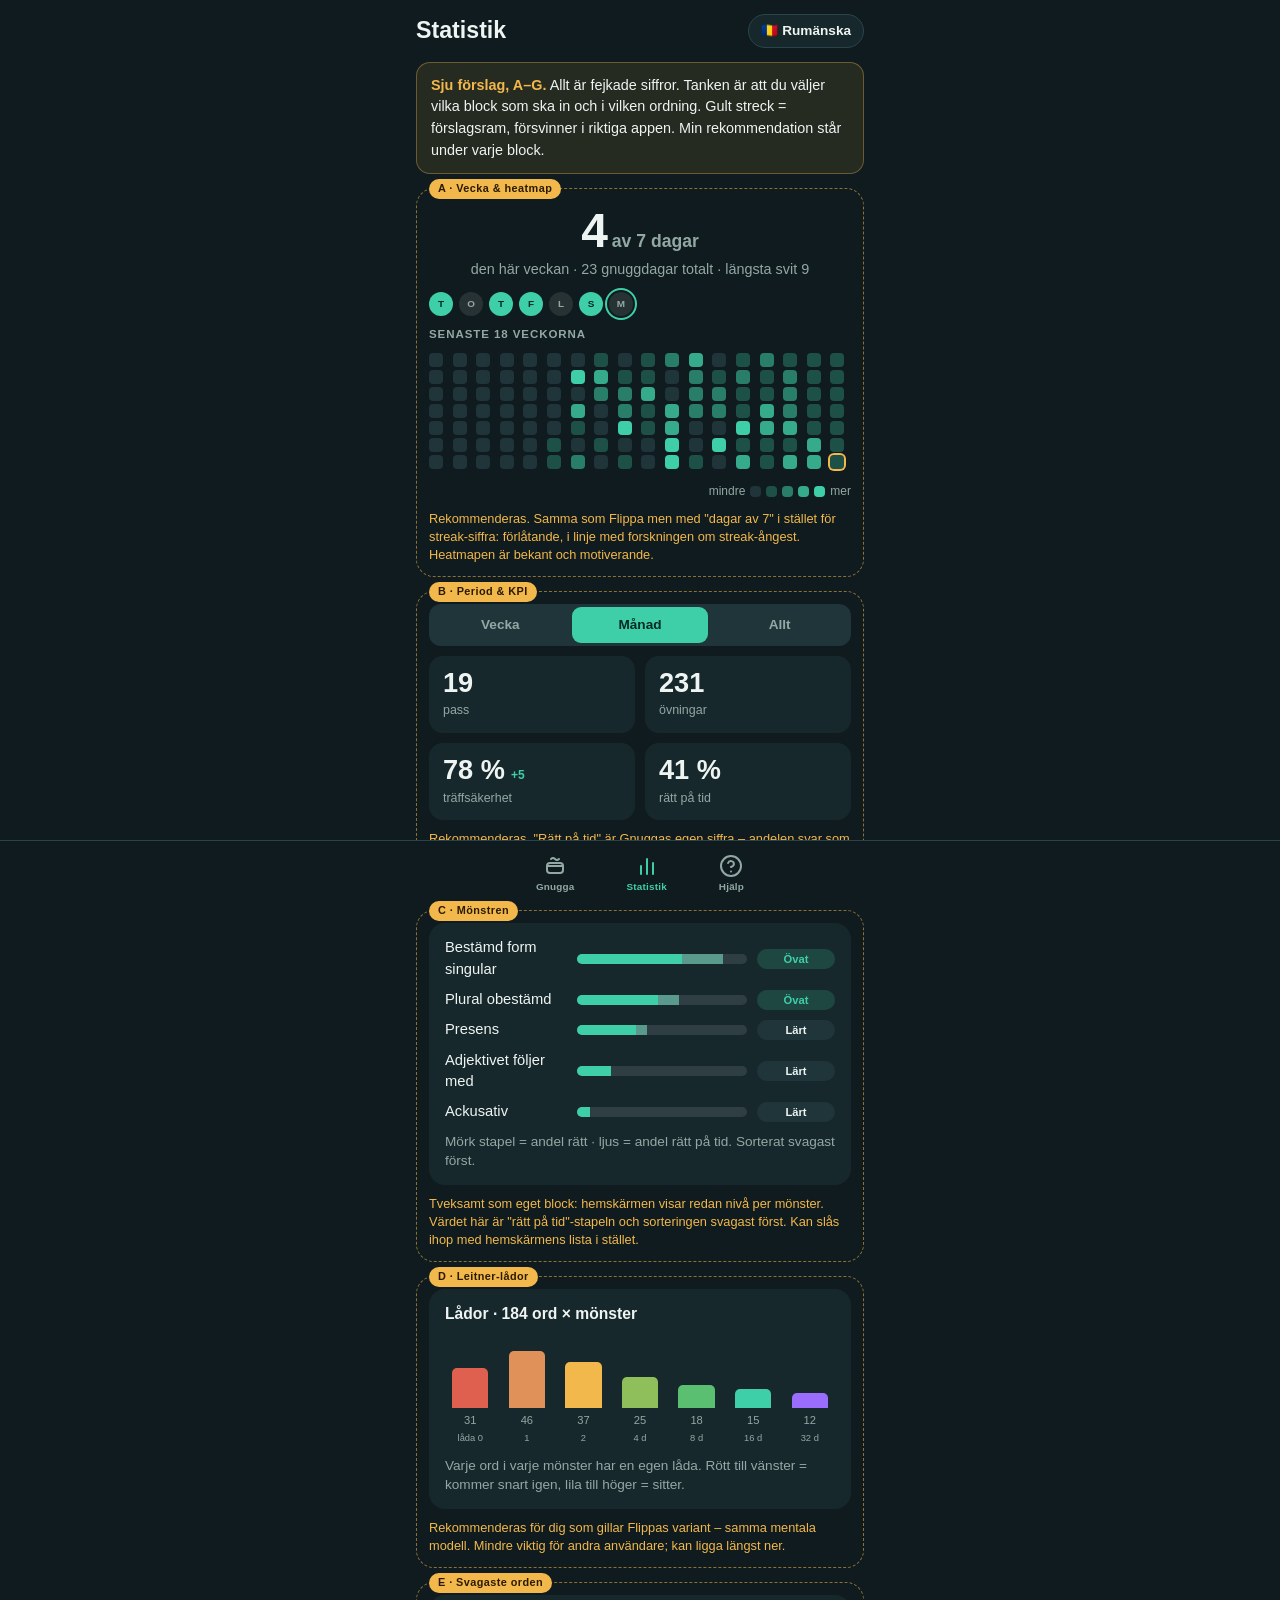
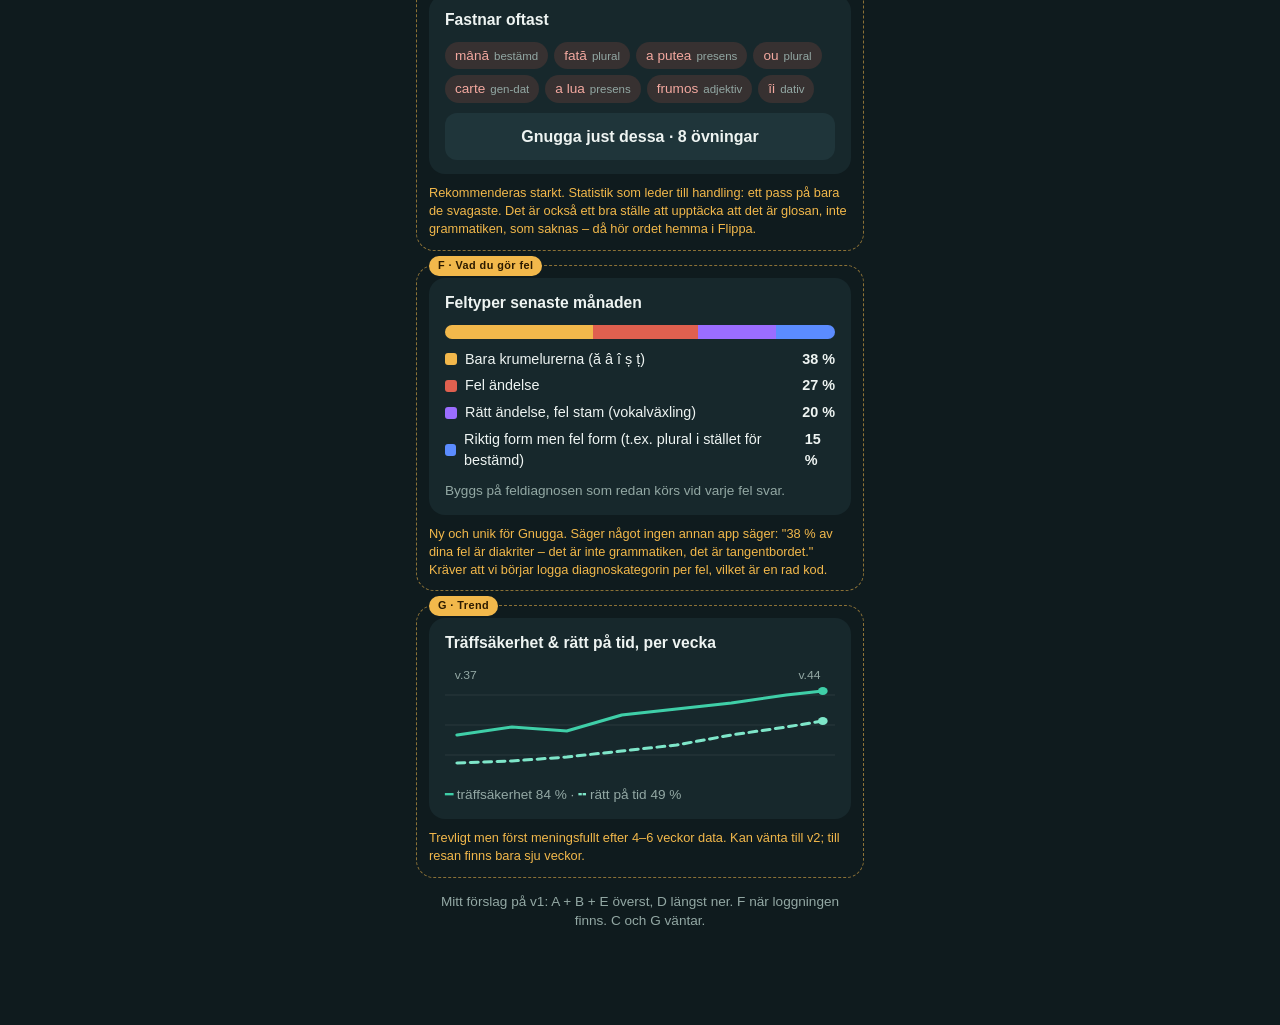
<file: mockups/statistik.html>
<!DOCTYPE html>
<html lang="sv">
<head>
<meta charset="UTF-8" />
<meta name="viewport" content="width=device-width, initial-scale=1, viewport-fit=cover" />
<title>Gnugga – prototyp: flikar & statistik</title>
<style>
  :root { color-scheme: dark; --bg:#0f1b1e; --surface:#17282c; --surface-2:#1f353a; --text:#eef4f2; --muted:#93a8a4; --accent:#3fcfa8; --accent-ink:#062b22; --warm:#f2b84b; --good:#5bbf72; --fail:#e0604f; --line:#2b444a; --track:rgba(255,255,255,.10); }
  * { box-sizing:border-box; margin:0; padding:0; -webkit-tap-highlight-color:transparent; }
  html,body { background:var(--bg); color:var(--text); font:16px/1.45 -apple-system,BlinkMacSystemFont,"Segoe UI",Roboto,sans-serif; -webkit-font-smoothing:antialiased; }
  body { display:flex; justify-content:center; min-height:100dvh; }
  #app { width:100%; max-width:480px; min-height:100dvh; display:flex; flex-direction:column; padding-bottom:70px; }
  button { font:inherit; color:inherit; background:none; border:none; cursor:pointer; }
  .hdr { display:flex; align-items:center; gap:10px; padding:calc(14px + env(safe-area-inset-top)) 16px 10px; }
  .hdr h1 { font-size:1.45rem; font-weight:800; flex:1; display:flex; align-items:center; gap:8px; }
  .logo { width:30px; height:30px; border-radius:9px; background:var(--accent); color:var(--accent-ink); display:grid; place-items:center; font-weight:900; font-size:16px; }
  .chip { display:inline-flex; align-items:center; gap:6px; background:var(--surface); border:1px solid var(--line); border-radius:999px; padding:6px 12px; font-size:.85rem; font-weight:600; }
  .ib { width:40px; height:40px; border-radius:11px; background:var(--surface); display:grid; place-items:center; }
  .pad { padding:4px 16px 24px; display:flex; flex-direction:column; gap:14px; }
  .eyebrow { font-size:.72rem; letter-spacing:.08em; text-transform:uppercase; color:var(--muted); font-weight:700; }
  .muted { color:var(--muted); } .small { font-size:.85rem; }
  .view { display:none; flex:1; flex-direction:column; } .view.on { display:flex; }

  /* Flikrad – som Flippa */
  #tabbar { position:fixed; left:0; right:0; bottom:0; z-index:40; display:flex; justify-content:center; gap:8px; background:var(--bg); border-top:1px solid var(--line); padding-bottom:max(2px, calc(env(safe-area-inset-bottom) - 30px)); }
  .tab-btn { display:flex; flex-direction:column; align-items:center; gap:2px; color:var(--muted); padding:13px 22px 4px; font-size:.62rem; font-weight:600; letter-spacing:.02em; }
  .tab-btn svg { display:block; } .tab-btn.on { color:var(--accent); }

  /* Förslagsmarkering */
  .prop { border:1px dashed rgba(242,184,75,.55); border-radius:18px; padding:12px; display:flex; flex-direction:column; gap:10px; position:relative; }
  .prop .tag { position:absolute; top:-10px; left:12px; background:var(--warm); color:#2b1a00; font-size:.68rem; font-weight:800; padding:2px 9px; border-radius:999px; letter-spacing:.04em; }
  .prop .why { font-size:.8rem; color:var(--warm); line-height:1.4; }

  .card { background:var(--surface); border-radius:16px; padding:14px 16px; display:flex; flex-direction:column; gap:10px; }
  .card h3 { font-size:.98rem; font-weight:700; }

  /* A: hero + heatmap */
  .hero { text-align:center; padding:6px 0 2px; }
  .hero .big { font-size:3rem; font-weight:800; line-height:1; letter-spacing:-.02em; }
  .hero .big span { font-size:1.1rem; font-weight:600; color:var(--muted); letter-spacing:0; }
  .hero .cap { color:var(--muted); font-size:.9rem; margin-top:4px; }
  .week { display:flex; align-items:center; gap:8px; font-size:.85rem; color:var(--muted); }
  .week .dots { display:flex; gap:6px; flex:1; }
  .dot { width:24px; height:24px; border-radius:50%; background:var(--track); display:grid; place-items:center; font-size:.62rem; font-weight:700; color:var(--muted); }
  .dot.on { background:var(--accent); color:var(--accent-ink); } .dot.now { outline:2px solid var(--accent); outline-offset:2px; }
  .heat { display:grid; grid-template-rows:repeat(7,14px); grid-auto-flow:column; gap:3px; overflow-x:auto; padding-bottom:4px; }
  .d { width:14px; height:14px; border-radius:4px; background:var(--surface-2); }
  .d.l1 { background:rgba(63,207,168,.30);} .d.l2 { background:rgba(63,207,168,.55);} .d.l3 { background:rgba(63,207,168,.8);} .d.l4 { background:var(--accent);} .d.now { box-shadow:0 0 0 2px var(--warm); }
  .legend { display:flex; align-items:center; gap:5px; font-size:.75rem; color:var(--muted); justify-content:flex-end; } .legend .d { width:11px; height:11px; }

  /* B: period + KPI */
  .seg { display:flex; background:var(--surface-2); border-radius:12px; padding:3px; gap:3px; }
  .seg button { flex:1; padding:8px; border-radius:9px; font-size:.85rem; font-weight:700; color:var(--muted); }
  .seg button.on { background:var(--accent); color:var(--accent-ink); }
  .kpis { display:grid; grid-template-columns:repeat(2,1fr); gap:10px; }
  .kpi { background:var(--surface); border-radius:14px; padding:12px 14px; }
  .kpi b { display:block; font-size:1.7rem; font-variant-numeric:tabular-nums; line-height:1.1; } .kpi span { font-size:.78rem; color:var(--muted); }
  .kpi .delta { font-size:.75rem; color:var(--accent); font-weight:700; margin-left:6px; }

  /* C: mönster */
  .prow { display:flex; align-items:center; gap:10px; }
  .prow .n { flex:1; min-width:0; font-size:.92rem; }
  .prow .bar { flex:1.4; height:10px; border-radius:999px; background:var(--track); overflow:hidden; display:flex; }
  .prow .bar i { display:block; height:100%; }
  .prow .bar .acc { background:var(--accent); } .prow .bar .fast { background:#7ee6c9; opacity:.55; }
  .lvl { font-size:.7rem; font-weight:700; padding:2px 8px; border-radius:999px; background:var(--surface-2); color:var(--muted); white-space:nowrap; min-width:78px; text-align:center; }
  .lvl.l1 { color:var(--text);} .lvl.l2 { background:rgba(63,207,168,.18); color:var(--accent);} .lvl.l3 { background:var(--accent); color:var(--accent-ink);}

  /* D: Leitner */
  .lt { display:flex; align-items:flex-end; gap:6px; height:110px; padding-top:6px; }
  .lt div { flex:1; display:flex; flex-direction:column; align-items:center; gap:4px; height:100%; justify-content:flex-end; font-size:.7rem; color:var(--muted); font-variant-numeric:tabular-nums; }
  .lt i { display:block; width:72%; border-radius:5px 5px 0 0; }
  .b0 { background:#e0604f;} .b1 { background:#e0915a;} .b2 { background:#f2b84b;} .b3 { background:#8fbf5a;} .b4 { background:#5bbf72;} .b5 { background:#3fcfa8;} .b6 { background:#9b6dff;}

  /* E: svaga ord */
  .wl { display:flex; flex-wrap:wrap; gap:6px; }
  .wl span { font-size:.85rem; background:rgba(224,96,79,.16); color:#f3a89f; border-radius:999px; padding:4px 10px; }
  .wl span em { font-style:normal; color:var(--muted); font-size:.72rem; margin-left:5px; }
  .cta { background:var(--accent); color:var(--accent-ink); font-weight:800; border-radius:12px; padding:12px; width:100%; }
  .cta.sec { background:var(--surface-2); color:var(--text); font-weight:700; }

  /* F: feltyper */
  .stack { display:flex; height:14px; border-radius:999px; overflow:hidden; }
  .stack i { display:block; height:100%; }
  .flist { display:flex; flex-direction:column; gap:6px; font-size:.9rem; }
  .flist div { display:flex; align-items:center; gap:8px; } .flist .sw { width:12px; height:12px; border-radius:3px; } .flist b { margin-left:auto; font-variant-numeric:tabular-nums; }

  /* G: trend */
  svg.spark { width:100%; height:110px; display:block; }

  /* Hjälp */
  .help details { background:var(--surface-2); border-radius:14px; padding:12px 14px; }
  .help details + details { margin-top:8px; }
  .help summary { cursor:pointer; font-weight:700; list-style:none; display:flex; justify-content:space-between; }
  .help summary::after { content:"＋"; color:var(--muted); } .help details[open] summary::after { content:"－"; }
  .help .more { margin-top:8px; font-size:.92rem; color:var(--text); }
  .set-row { display:flex; align-items:center; gap:12px; background:var(--surface-2); border-radius:14px; padding:12px 14px; width:100%; text-align:left; }
  .set-row .set-body { flex:1; display:flex; flex-direction:column; } .set-t { font-weight:600; } .set-d { font-size:.82rem; color:var(--muted); }
  .chev { color:var(--muted); }
  .note { font-size:.85rem; color:var(--muted); text-align:center; padding:0 10px; }
  .intro { background:rgba(242,184,75,.10); border:1px solid rgba(242,184,75,.35); border-radius:14px; padding:12px 14px; font-size:.9rem; line-height:1.5; }
  .intro b { color:var(--warm); }
</style>
</head>
<body>
<div id="app">

  <!-- ===== FLIK: GNUGGA (bara skal) ===== -->
  <section class="view" id="v-gnugga">
    <header class="hdr"><h1><span class="logo">G</span> Gnugga</h1><span class="chip">🇷🇴 Rumänska</span><span class="ib">⚙︎</span></header>
    <div class="pad">
      <div class="intro"><b>Prototyp.</b> Det här är hemskärmen som den är i dag, oförändrad, men med flikraden längst ner. Tryck <b>Statistik</b> för att se sju förslag, och <b>Hjälp</b> för nya hemmet för hjälp, Vad är nytt och Om.</div>
      <div class="card"><div class="eyebrow">Dagens gnugg</div><h3 style="font-size:1.2rem">Blandad repetition</h3><div class="muted small">12 övningar · 4 mönster att blanda · 9 förfallna</div><button class="cta">Gnugga nu · ca 3 min</button></div>
      <div class="eyebrow">Mönster</div>
      <div class="card" style="gap:6px"><div class="muted small">… mönsterlistan som nu …</div></div>
    </div>
  </section>

  <!-- ===== FLIK: STATISTIK ===== -->
  <section class="view on" id="v-stats">
    <header class="hdr"><h1>Statistik</h1><span class="chip">🇷🇴 Rumänska</span></header>
    <div class="pad">
      <div class="intro"><b>Sju förslag, A–G.</b> Allt är fejkade siffror. Tanken är att du väljer vilka block som ska in och i vilken ordning. Gult streck = förslagsram, försvinner i riktiga appen. Min rekommendation står under varje block.</div>

      <!-- A -->
      <div class="prop"><span class="tag">A · Vecka & heatmap</span>
        <div class="hero"><div class="big">4<span> av 7 dagar</span></div><div class="cap">den här veckan · 23 gnuggdagar totalt · längsta svit 9</div></div>
        <div class="week"><div class="dots"><span class="dot on">T</span><span class="dot">O</span><span class="dot on">T</span><span class="dot on">F</span><span class="dot">L</span><span class="dot on">S</span><span class="dot now">M</span></div></div>
        <div class="eyebrow">Senaste 18 veckorna</div>
        <div class="heat" id="heat"></div>
        <div class="legend">mindre <span class="d"></span><span class="d l1"></span><span class="d l2"></span><span class="d l3"></span><span class="d l4"></span> mer</div>
        <div class="why">Rekommenderas. Samma som Flippa men med "dagar av 7" i stället för streak-siffra: förlåtande, i linje med forskningen om streak-ångest. Heatmapen är bekant och motiverande.</div>
      </div>

      <!-- B -->
      <div class="prop"><span class="tag">B · Period & KPI</span>
        <div class="seg"><button>Vecka</button><button class="on">Månad</button><button>Allt</button></div>
        <div class="kpis">
          <div class="kpi"><b>19</b><span>pass</span></div>
          <div class="kpi"><b>231</b><span>övningar</span></div>
          <div class="kpi"><b>78 %<span class="delta">+5</span></b><span>träffsäkerhet</span></div>
          <div class="kpi"><b>41 %</b><span>rätt på tid</span></div>
        </div>
        <div class="why">Rekommenderas. "Rätt på tid" är Gnuggas egen siffra – andelen svar som var både rätt och snabba. Det är måttet på automatisering, och det bör synas växa. Deltan jämför med föregående period.</div>
      </div>

      <!-- C -->
      <div class="prop"><span class="tag">C · Mönstren</span>
        <div class="card" style="gap:9px">
          <div class="prow"><div class="n">Bestämd form singular</div><div class="bar"><i class="acc" style="width:62%"></i><i class="fast" style="width:24%"></i></div><span class="lvl l2">Övat</span></div>
          <div class="prow"><div class="n">Plural obestämd</div><div class="bar"><i class="acc" style="width:48%"></i><i class="fast" style="width:12%"></i></div><span class="lvl l2">Övat</span></div>
          <div class="prow"><div class="n">Presens</div><div class="bar"><i class="acc" style="width:35%"></i><i class="fast" style="width:6%"></i></div><span class="lvl l1">Lärt</span></div>
          <div class="prow"><div class="n">Adjektivet följer med</div><div class="bar"><i class="acc" style="width:20%"></i></div><span class="lvl l1">Lärt</span></div>
          <div class="prow"><div class="n">Ackusativ</div><div class="bar"><i class="acc" style="width:8%"></i></div><span class="lvl l1">Lärt</span></div>
          <div class="muted small">Mörk stapel = andel rätt · ljus = andel rätt på tid. Sorterat svagast först.</div>
        </div>
        <div class="why">Tveksamt som eget block: hemskärmen visar redan nivå per mönster. Värdet här är "rätt på tid"-stapeln och sorteringen svagast först. Kan slås ihop med hemskärmens lista i stället.</div>
      </div>

      <!-- D -->
      <div class="prop"><span class="tag">D · Leitner-lådor</span>
        <div class="card"><h3>Lådor · 184 ord × mönster</h3>
          <div class="lt">
            <div><i class="b0" style="height:38%"></i>31<small>låda 0</small></div><div><i class="b1" style="height:55%"></i>46<small>1</small></div><div><i class="b2" style="height:44%"></i>37<small>2</small></div><div><i class="b3" style="height:30%"></i>25<small>4 d</small></div><div><i class="b4" style="height:22%"></i>18<small>8 d</small></div><div><i class="b5" style="height:18%"></i>15<small>16 d</small></div><div><i class="b6" style="height:14%"></i>12<small>32 d</small></div>
          </div>
          <div class="muted small">Varje ord i varje mönster har en egen låda. Rött till vänster = kommer snart igen, lila till höger = sitter.</div>
        </div>
        <div class="why">Rekommenderas för dig som gillar Flippas variant – samma mentala modell. Mindre viktig för andra användare; kan ligga längst ner.</div>
      </div>

      <!-- E -->
      <div class="prop"><span class="tag">E · Svagaste orden</span>
        <div class="card"><h3>Fastnar oftast</h3>
          <div class="wl"><span>mână<em>bestämd</em></span><span>fată<em>plural</em></span><span>a putea<em>presens</em></span><span>ou<em>plural</em></span><span>carte<em>gen-dat</em></span><span>a lua<em>presens</em></span><span>frumos<em>adjektiv</em></span><span>îi<em>dativ</em></span></div>
          <button class="cta sec">Gnugga just dessa · 8 övningar</button>
        </div>
        <div class="why">Rekommenderas starkt. Statistik som leder till handling: ett pass på bara de svagaste. Det är också ett bra ställe att upptäcka att det är glosan, inte grammatiken, som saknas – då hör ordet hemma i Flippa.</div>
      </div>

      <!-- F -->
      <div class="prop"><span class="tag">F · Vad du gör fel</span>
        <div class="card"><h3>Feltyper senaste månaden</h3>
          <div class="stack"><i style="width:38%;background:var(--warm)"></i><i style="width:27%;background:var(--fail)"></i><i style="width:20%;background:#9b6dff"></i><i style="width:15%;background:#5b8cff"></i></div>
          <div class="flist">
            <div><span class="sw" style="background:var(--warm)"></span>Bara krumelurerna (ă â î ș ț)<b>38 %</b></div>
            <div><span class="sw" style="background:var(--fail)"></span>Fel ändelse<b>27 %</b></div>
            <div><span class="sw" style="background:#9b6dff"></span>Rätt ändelse, fel stam (vokalväxling)<b>20 %</b></div>
            <div><span class="sw" style="background:#5b8cff"></span>Riktig form men fel form (t.ex. plural i stället för bestämd)<b>15 %</b></div>
          </div>
          <div class="muted small">Byggs på feldiagnosen som redan körs vid varje fel svar.</div>
        </div>
        <div class="why">Ny och unik för Gnugga. Säger något ingen annan app säger: "38 % av dina fel är diakriter – det är inte grammatiken, det är tangentbordet." Kräver att vi börjar logga diagnoskategorin per fel, vilket är en rad kod.</div>
      </div>

      <!-- G -->
      <div class="prop"><span class="tag">G · Trend</span>
        <div class="card"><h3>Träffsäkerhet & rätt på tid, per vecka</h3>
          <svg class="spark" viewBox="0 0 320 110" preserveAspectRatio="none">
            <line x1="0" y1="30" x2="320" y2="30" stroke="rgba(255,255,255,.08)"/><line x1="0" y1="60" x2="320" y2="60" stroke="rgba(255,255,255,.08)"/><line x1="0" y1="90" x2="320" y2="90" stroke="rgba(255,255,255,.08)"/>
            <path d="M10 70 L55 62 L100 66 L145 50 L190 44 L235 38 L280 30 L310 26" fill="none" stroke="#3fcfa8" stroke-width="3" stroke-linecap="round"/>
            <path d="M10 98 L55 96 L100 92 L145 86 L190 80 L235 70 L280 62 L310 56" fill="none" stroke="#7ee6c9" stroke-width="3" stroke-linecap="round" stroke-dasharray="6 5"/>
            <circle cx="310" cy="26" r="4" fill="#3fcfa8"/><circle cx="310" cy="56" r="4" fill="#7ee6c9"/>
            <text x="8" y="14" fill="#93a8a4" font-size="10">v.37</text><text x="290" y="14" fill="#93a8a4" font-size="10">v.44</text>
          </svg>
          <div class="muted small"><span style="color:var(--accent)">━</span> träffsäkerhet 84 % · <span style="color:#7ee6c9">╍</span> rätt på tid 49 %</div>
        </div>
        <div class="why">Trevligt men först meningsfullt efter 4–6 veckor data. Kan vänta till v2; till resan finns bara sju veckor.</div>
      </div>

      <div class="note">Mitt förslag på v1: A + B + E överst, D längst ner. F när loggningen finns. C och G väntar.</div>
    </div>
  </section>

  <!-- ===== FLIK: HJÄLP ===== -->
  <section class="view" id="v-help">
    <header class="hdr"><h1>Hjälp</h1></header>
    <div class="pad">
      <div class="intro"><b>Hjälp-fliken</b> tar över grundtankarna från dagens hjälpmodal och får dessutom Om-delen från Inställningar (Vad är nytt, Innehåll & källor, version). Inställningar behåller bara det man ställer in: passlängd, uppläsning, framsteg.</div>
      <div class="help">
        <details open><summary>Vad Gnugga är</summary><div class="more">Ett komplement till Flippa. Flippa nöter ord; Gnugga nöter formerna: bestämd form, plural, verbböjning, adjektiv som ska stämma.</div></details>
        <details><summary>Ett pass</summary><div class="more">…</div></details>
        <details><summary>Fel svar</summary><div class="more">…</div></details>
        <details><summary>Varför det blandas</summary><div class="more">…</div></details>
        <details><summary>Nivåerna</summary><div class="more">…</div></details>
        <details><summary>Läsa eller göra?</summary><div class="more">…</div></details>
      </div>
      <div class="eyebrow">Om appen</div>
      <button class="set-row"><span class="set-body"><span class="set-t">Vad är nytt</span><span class="set-d">Gnugga v16 · senast 8 september 2026</span></span><span class="chev">›</span></button>
      <button class="set-row"><span class="set-body"><span class="set-t">Innehåll & källor</span><span class="set-d">700 substantiv · 300 verb · 220 adjektiv. Böjningsformer från Wiktionary via kaikki.org, CC BY-SA 4.0</span></span><span class="chev">›</span></button>
      <button class="set-row"><span class="set-body"><span class="set-t">Grundtankarna bakom Gnugga</span><span class="set-d">Vad forskningen säger och hur appen följer det</span></span><span class="chev">›</span></button>
      <div class="note">Gnugga v16</div>
    </div>
  </section>

  <nav id="tabbar">
    <button class="tab-btn" data-v="v-gnugga"><svg viewBox="0 0 24 24" width="24" height="24" fill="none" stroke="currentColor" stroke-width="2" stroke-linecap="round" stroke-linejoin="round"><rect x="4" y="9" width="16" height="10" rx="3"/><path d="M4 12h16"/><path d="M8 5q2-2 4 0t4 0"/></svg><span>Gnugga</span></button>
    <button class="tab-btn on" data-v="v-stats"><svg viewBox="0 0 24 24" width="24" height="24" fill="none" stroke="currentColor" stroke-width="2" stroke-linecap="round"><line x1="6" y1="20" x2="6" y2="12"/><line x1="12" y1="20" x2="12" y2="5"/><line x1="18" y1="20" x2="18" y2="9"/></svg><span>Statistik</span></button>
    <button class="tab-btn" data-v="v-help"><svg viewBox="0 0 24 24" width="24" height="24" fill="none" stroke="currentColor" stroke-width="2" stroke-linecap="round" stroke-linejoin="round"><circle cx="12" cy="12" r="10"/><path d="M9.1 9a3 3 0 0 1 5.8 1c0 2-3 3-3 3"/><line x1="12" y1="17.5" x2="12.01" y2="17.5"/></svg><span>Hjälp</span></button>
  </nav>
</div>
<script>
  document.querySelectorAll(".tab-btn").forEach((b) => b.addEventListener("click", () => {
    document.querySelectorAll(".tab-btn").forEach((x) => x.classList.toggle("on", x === b));
    document.querySelectorAll(".view").forEach((v) => v.classList.toggle("on", v.id === b.dataset.v));
    window.scrollTo(0, 0);
  }));
  // Heatmap 18 veckor × 7 dagar, fejkat mönster
  const heat = document.getElementById("heat"); let seed = 7;
  const rnd = () => (seed = (seed * 9301 + 49297) % 233280) / 233280;
  for (let i = 0; i < 126; i++) { const d = document.createElement("span"); const r = rnd(); const recent = i > 90;
    d.className = "d " + (i < 40 ? "" : r < .35 ? "" : r < .55 ? "l1" : r < .75 ? "l2" : r < .9 ? "l3" : "l4") + (recent && r < .3 ? " l1" : "") + (i === 125 ? " now" : ""); heat.appendChild(d); }
</script>
</body>
</html>
</file>
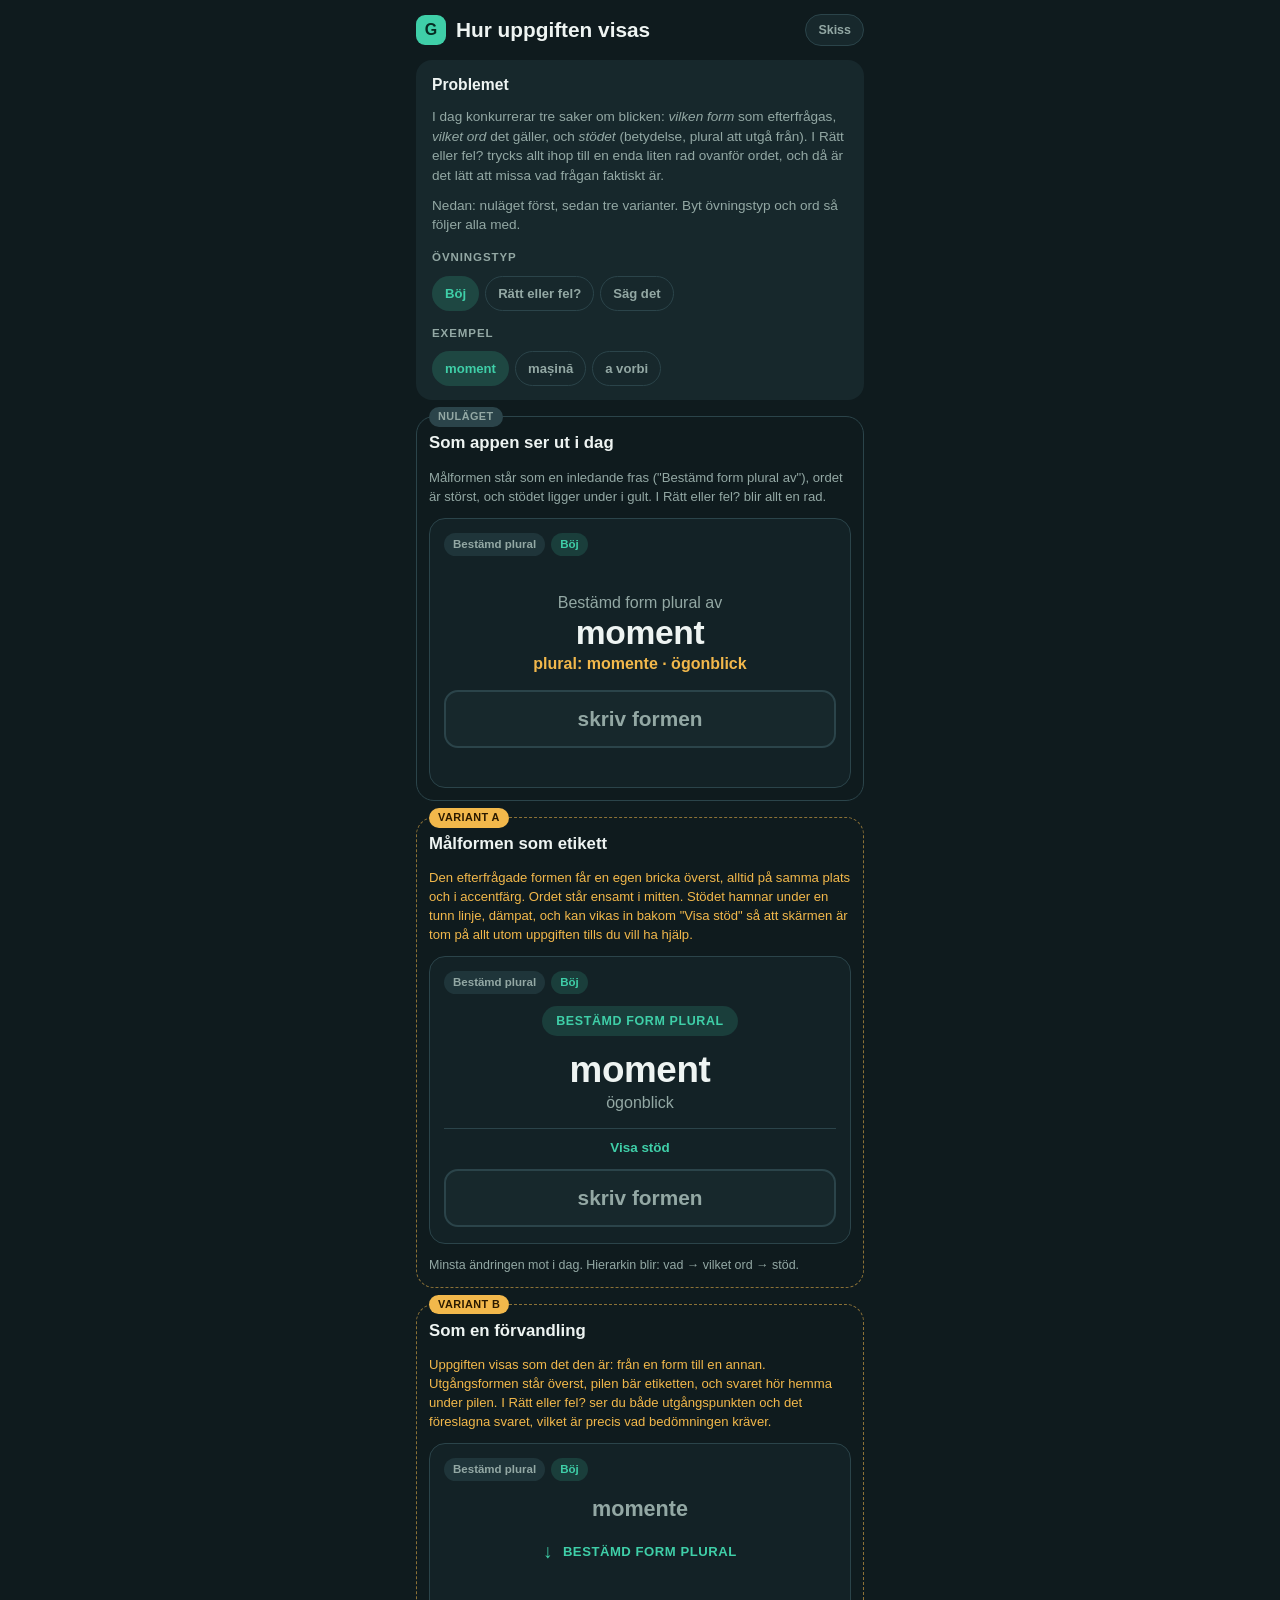
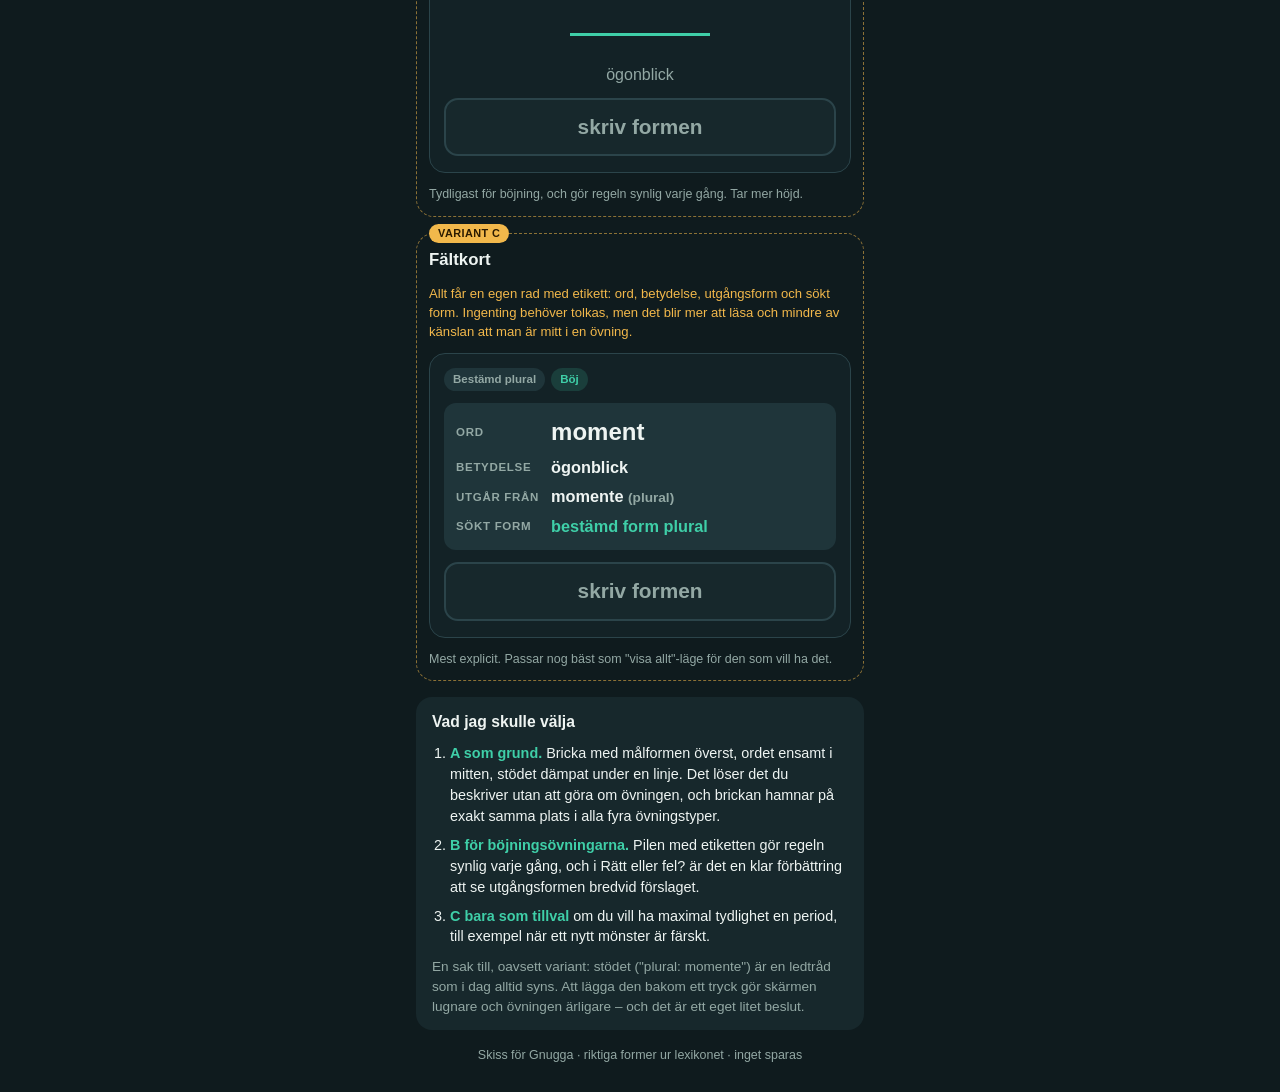
<file: mockups/uppgift.html>
<!DOCTYPE html>
<html lang="sv">
<head>
<meta charset="UTF-8" />
<meta name="viewport" content="width=device-width, initial-scale=1, viewport-fit=cover" />
<title>Gnugga – prototyp: hur uppgiften visas</title>
<style>
  :root { color-scheme: dark; --bg:#0f1b1e; --surface:#17282c; --surface-2:#1f353a; --text:#eef4f2; --muted:#93a8a4; --accent:#3fcfa8; --accent-ink:#062b22; --warm:#f2b84b; --good:#5bbf72; --fail:#e0604f; --line:#2b444a; --track:rgba(255,255,255,.10); }
  * { box-sizing:border-box; margin:0; padding:0; -webkit-tap-highlight-color:transparent; }
  html,body { background:var(--bg); color:var(--text); font:16px/1.45 -apple-system,BlinkMacSystemFont,"Segoe UI",Roboto,sans-serif; -webkit-font-smoothing:antialiased; }
  body { display:flex; justify-content:center; min-height:100dvh; }
  #app { width:100%; max-width:480px; min-height:100dvh; display:flex; flex-direction:column; }
  button { font:inherit; color:inherit; background:none; border:none; cursor:pointer; }

  .hdr { display:flex; align-items:center; gap:10px; padding:calc(14px + env(safe-area-inset-top)) 16px 10px; }
  .hdr h1 { font-size:1.3rem; font-weight:800; flex:1; display:flex; align-items:center; gap:8px; }
  .logo { width:30px; height:30px; border-radius:9px; background:var(--accent); color:var(--accent-ink); display:grid; place-items:center; font-weight:900; font-size:16px; flex:none; }
  .chip { display:inline-flex; align-items:center; gap:6px; background:var(--surface); border:1px solid var(--line); border-radius:999px; padding:6px 12px; font-size:.78rem; font-weight:700; color:var(--muted); }
  .pad { padding:4px 16px calc(28px + env(safe-area-inset-bottom)); display:flex; flex-direction:column; gap:16px; }
  .eyebrow { font-size:.72rem; letter-spacing:.08em; text-transform:uppercase; color:var(--muted); font-weight:700; }
  .muted { color:var(--muted); } .small { font-size:.85rem; } .tiny { font-size:.78rem; }

  .card { background:var(--surface); border-radius:16px; padding:14px 16px; display:flex; flex-direction:column; gap:10px; }
  .card h3 { font-size:.98rem; font-weight:700; }

  .picker { display:flex; gap:6px; flex-wrap:wrap; }
  .picker button { border:1px solid var(--line); background:var(--surface); border-radius:999px; padding:7px 12px; font-size:.82rem; font-weight:700; color:var(--muted); }
  .picker button.on { background:rgba(63,207,168,.18); color:var(--accent); border-color:transparent; }

  /* Förslagsram – samma idiom som övriga prototyper */
  .prop { border:1px dashed rgba(242,184,75,.55); border-radius:18px; padding:14px 12px 12px; display:flex; flex-direction:column; gap:12px; position:relative; }
  .prop.now { border-style:solid; border-color:var(--line); }
  .prop .tag { position:absolute; top:-10px; left:12px; background:var(--warm); color:#2b1a00; font-size:.68rem; font-weight:800; padding:2px 9px; border-radius:999px; letter-spacing:.04em; }
  .prop.now .tag { background:var(--line); color:var(--muted); }
  .prop h2 { font-size:1.05rem; font-weight:800; }
  .prop .why { font-size:.82rem; color:var(--warm); line-height:1.45; }
  .prop.now .why { color:var(--muted); }

  /* Skärmram som liknar passet */
  .screen { background:#132226; border:1px solid var(--line); border-radius:16px; padding:14px 14px 16px; display:flex; flex-direction:column; gap:12px; min-height:270px; }
  .tags { display:flex; gap:6px; align-items:center; }
  .tag-s { font-size:.72rem; font-weight:700; padding:3px 9px; border-radius:999px; background:var(--surface-2); color:var(--muted); }
  .tag-s.type { background:rgba(63,207,168,.16); color:var(--accent); }
  .stage { flex:1; display:flex; flex-direction:column; justify-content:center; gap:14px; text-align:center; }

  /* Nuläget */
  .q { font-size:1rem; color:var(--muted); }
  .big { font-size:2.1rem; font-weight:800; letter-spacing:-.01em; line-height:1.15; }
  .sub { font-size:1rem; color:var(--warm); font-weight:600; }
  .gloss { font-size:.9rem; color:var(--muted); }

  /* A: målform som etikett */
  .goal { align-self:center; display:inline-flex; align-items:center; gap:7px; background:rgba(63,207,168,.16); color:var(--accent); border-radius:999px; padding:6px 14px; font-size:.78rem; font-weight:800; letter-spacing:.05em; text-transform:uppercase; }
  .word { font-size:2.3rem; font-weight:800; letter-spacing:-.01em; line-height:1.1; }
  .meaning { font-size:1rem; color:var(--muted); }
  .support { border-top:1px solid var(--line); padding-top:9px; font-size:.84rem; color:var(--muted); display:flex; justify-content:center; gap:8px; }
  .support b { color:var(--text); font-weight:700; }
  .support button { color:var(--accent); font-weight:700; font-size:.84rem; }

  /* B: transformation */
  .from { font-size:1.35rem; font-weight:700; color:var(--muted); }
  .arrowrow { display:flex; align-items:center; justify-content:center; gap:10px; color:var(--accent); }
  .arrowrow .ar { font-size:1.2rem; }
  .arrowrow .lbl { font-size:.82rem; font-weight:800; letter-spacing:.04em; text-transform:uppercase; }
  .to { font-size:2.2rem; font-weight:800; }
  .blankbox { display:inline-block; min-width:140px; border-bottom:3px solid var(--accent); height:1.6em; }

  /* C: fältkort */
  .fields { display:grid; grid-template-columns:auto 1fr; gap:6px 12px; text-align:left; background:var(--surface-2); border-radius:12px; padding:12px; }
  .fields .k { font-size:.72rem; letter-spacing:.06em; text-transform:uppercase; color:var(--muted); font-weight:700; align-self:center; }
  .fields .v { font-size:1.02rem; font-weight:700; }
  .fields .v.goal-v { color:var(--accent); }
  .fields .big-v { font-size:1.5rem; font-weight:800; }

  .inp { width:100%; background:var(--surface); border:2px solid var(--line); border-radius:14px; padding:12px; font-size:1.3rem; font-weight:700; text-align:center; color:var(--muted); }
  .cta { background:var(--accent); color:var(--accent-ink); border-radius:14px; padding:13px; font-weight:800; text-align:center; }
  .tf { display:grid; grid-template-columns:1fr 1fr; gap:10px; }
  .tf button { border-radius:14px; padding:13px; font-weight:800; }
  .tf .yes { background:rgba(91,191,114,.2); color:var(--good); }
  .tf .no { background:rgba(224,96,79,.2); color:var(--fail); }
  .selfg { display:grid; grid-template-columns:1fr 1fr; gap:10px; }
  .selfg button { border-radius:14px; padding:13px; font-weight:800; background:var(--surface-2); }

  ol.rec { padding-left:18px; display:flex; flex-direction:column; gap:8px; font-size:.9rem; }
  ol.rec b { color:var(--accent); }
  .hidden { display:none !important; }
</style>
</head>
<body>
<div id="app">
  <div class="hdr">
    <span class="logo">G</span>
    <h1>Hur uppgiften visas</h1>
    <span class="chip">Skiss</span>
  </div>

  <div class="pad">

    <div class="card">
      <h3>Problemet</h3>
      <p class="small muted">I dag konkurrerar tre saker om blicken: <i>vilken form</i> som efterfrågas, <i>vilket ord</i> det gäller, och <i>stödet</i> (betydelse, plural att utgå från). I Rätt eller fel? trycks allt ihop till en enda liten rad ovanför ordet, och då är det lätt att missa vad frågan faktiskt är.</p>
      <p class="small muted">Nedan: nuläget först, sedan tre varianter. Byt övningstyp och ord så följer alla med.</p>
      <div class="eyebrow" style="margin-top:4px">Övningstyp</div>
      <div class="picker" id="type-pick"></div>
      <div class="eyebrow" style="margin-top:4px">Exempel</div>
      <div class="picker" id="ex-pick"></div>
    </div>

    <section class="prop now">
      <span class="tag">NULÄGET</span>
      <h2>Som appen ser ut i dag</h2>
      <p class="why">Målformen står som en inledande fras ("Bestämd form plural av"), ordet är störst, och stödet ligger under i gult. I Rätt eller fel? blir allt en rad.</p>
      <div class="screen" id="s-now"></div>
    </section>

    <section class="prop">
      <span class="tag">VARIANT A</span>
      <h2>Målformen som etikett</h2>
      <p class="why">Den efterfrågade formen får en egen bricka överst, alltid på samma plats och i accentfärg. Ordet står ensamt i mitten. Stödet hamnar under en tunn linje, dämpat, och kan vikas in bakom "Visa stöd" så att skärmen är tom på allt utom uppgiften tills du vill ha hjälp.</p>
      <div class="screen" id="s-a"></div>
      <p class="tiny muted">Minsta ändringen mot i dag. Hierarkin blir: vad → vilket ord → stöd.</p>
    </section>

    <section class="prop">
      <span class="tag">VARIANT B</span>
      <h2>Som en förvandling</h2>
      <p class="why">Uppgiften visas som det den är: från en form till en annan. Utgångsformen står överst, pilen bär etiketten, och svaret hör hemma under pilen. I Rätt eller fel? ser du både utgångspunkten och det föreslagna svaret, vilket är precis vad bedömningen kräver.</p>
      <div class="screen" id="s-b"></div>
      <p class="tiny muted">Tydligast för böjning, och gör regeln synlig varje gång. Tar mer höjd.</p>
    </section>

    <section class="prop">
      <span class="tag">VARIANT C</span>
      <h2>Fältkort</h2>
      <p class="why">Allt får en egen rad med etikett: ord, betydelse, utgångsform och sökt form. Ingenting behöver tolkas, men det blir mer att läsa och mindre av känslan att man är mitt i en övning.</p>
      <div class="screen" id="s-c"></div>
      <p class="tiny muted">Mest explicit. Passar nog bäst som "visa allt"-läge för den som vill ha det.</p>
    </section>

    <div class="card">
      <h3>Vad jag skulle välja</h3>
      <ol class="rec">
        <li><b>A som grund.</b> Bricka med målformen överst, ordet ensamt i mitten, stödet dämpat under en linje. Det löser det du beskriver utan att göra om övningen, och brickan hamnar på exakt samma plats i alla fyra övningstyper.</li>
        <li><b>B för böjningsövningarna.</b> Pilen med etiketten gör regeln synlig varje gång, och i Rätt eller fel? är det en klar förbättring att se utgångsformen bredvid förslaget.</li>
        <li><b>C bara som tillval</b> om du vill ha maximal tydlighet en period, till exempel när ett nytt mönster är färskt.</li>
      </ol>
      <p class="small muted">En sak till, oavsett variant: stödet ("plural: momente") är en ledtråd som i dag alltid syns. Att lägga den bakom ett tryck gör skärmen lugnare och övningen ärligare – och det är ett eget litet beslut.</p>
    </div>

    <p class="tiny muted" style="text-align:center">Skiss för Gnugga · riktiga former ur lexikonet · inget sparas</p>
  </div>
</div>

<script>
"use strict";
const $ = (s, r = document) => r.querySelector(s);
const esc = (s) => String(s).replace(/[&<>"]/g, (c) => ({ "&": "&amp;", "<": "&lt;", ">": "&gt;", '"': "&quot;" }[c]));

/* Exempel ur Gnuggas lexikon. from = formen man utgår från, goal = sökt form,
   answer = facit, wrong = ett rimligt felsvar för Rätt eller fel. */
const EX = [
  { id: "pldef", area: "Bestämd plural", word: "moment", meaning: "ögonblick",
    fromLabel: "plural", from: "momente", goal: "bestämd form plural",
    answer: "momentele", wrong: "momenteul", sv: "ögonblicken" },
  { id: "def", area: "Bestämd form", word: "mașină", meaning: "bil",
    fromLabel: "obestämd, feminint", from: "o mașină", goal: "bestämd form",
    answer: "mașina", wrong: "mașinaua", sv: "bilen" },
  { id: "pres", area: "Presens", word: "a vorbi", meaning: "prata",
    fromLabel: "infinitiv, -esc-gruppen", from: "a vorbi", goal: "presens för noi",
    answer: "vorbim", wrong: "vorbiți", sv: "vi pratar" },
];
const TYPES = [["boj", "Böj"], ["rf", "Rätt eller fel?"], ["sag", "Säg det"]];
let type = "boj", exi = 0, showSupport = false;

function tags(ex, extra) {
  return `<div class="tags"><span class="tag-s">${esc(ex.area)}</span><span class="tag-s type">${esc(extra)}</span></div>`;
}

/* ---------- Nuläget ---------- */
function renderNow(ex) {
  if (type === "boj") return tags(ex, "Böj") + `<div class="stage">
      <div><div class="q">${esc(cap(ex.goal))} av</div>
      <div class="big">${esc(ex.word)}</div>
      <div class="sub">${esc(ex.fromLabel)}: ${esc(ex.from)} · ${esc(ex.meaning)}</div></div>
      <div><div class="inp">skriv formen</div></div></div>`;
  if (type === "rf") return tags(ex, "Rätt eller fel? · på tid") + `<div class="stage">
      <div><div class="q">${esc(cap(ex.goal))} · ${esc(ex.word)} · ${esc(ex.fromLabel)}: ${esc(ex.from)}</div>
      <div class="big">${esc(ex.wrong)}</div>
      <div class="gloss">Stämmer det?</div></div>
      <div class="tf"><button class="yes">✓ Rätt</button><button class="no">✕ Fel</button></div></div>`;
  return tags(ex, "Säg det") + `<div class="stage">
      <div><div class="q">Säg det högt på rumänska</div>
      <div class="big">${esc(ex.sv)}</div>
      <div class="sub">${esc(ex.word)} · ${esc(ex.meaning)}</div></div>
      <div><div class="cta">Visa svaret</div></div></div>`;
}

/* ---------- A: målform som etikett ---------- */
function renderA(ex) {
  const support = showSupport
    ? `<div class="support"><span>${esc(ex.fromLabel)}: <b>${esc(ex.from)}</b></span></div>`
    : `<div class="support"><button id="a-show">Visa stöd</button></div>`;
  const body = type === "rf"
    ? `<div class="goal">${esc(ex.goal)}</div>
       <div><div class="word">${esc(ex.wrong)}</div><div class="meaning">av ${esc(ex.word)} · ${esc(ex.meaning)}</div></div>
       <div class="gloss">Stämmer det?</div>`
    : type === "sag"
      ? `<div class="goal">säg högt · ${esc(ex.goal)}</div>
         <div><div class="word">${esc(ex.word)}</div><div class="meaning">${esc(ex.meaning)}</div></div>`
      : `<div class="goal">${esc(ex.goal)}</div>
         <div><div class="word">${esc(ex.word)}</div><div class="meaning">${esc(ex.meaning)}</div></div>`;
  const action = type === "rf"
    ? `<div class="tf"><button class="yes">✓ Rätt</button><button class="no">✕ Fel</button></div>`
    : type === "sag" ? `<div class="cta">Visa svaret</div>` : `<div class="inp">skriv formen</div>`;
  return tags(ex, TYPES.find((t) => t[0] === type)[1]) +
    `<div class="stage">${body}${support}</div><div>${action}</div>`;
}

/* ---------- B: transformation ---------- */
function renderB(ex) {
  const head = `<div class="from">${esc(ex.from)}</div>
    <div class="arrowrow"><span class="ar">↓</span><span class="lbl">${esc(ex.goal)}</span></div>`;
  if (type === "rf") return tags(ex, "Rätt eller fel? · på tid") + `<div class="stage">
      ${head}<div class="to">${esc(ex.wrong)}</div><div class="gloss">Stämmer det?</div></div>
      <div class="tf"><button class="yes">✓ Rätt</button><button class="no">✕ Fel</button></div>`;
  if (type === "sag") return tags(ex, "Säg det") + `<div class="stage">
      ${head}<div class="to"><span class="blankbox"></span></div><div class="meaning">${esc(ex.sv)}</div></div>
      <div class="cta">Visa svaret</div>`;
  return tags(ex, "Böj") + `<div class="stage">
      ${head}<div class="to"><span class="blankbox"></span></div>
      <div class="meaning">${esc(ex.meaning)}</div></div>
      <div><div class="inp">skriv formen</div></div>`;
}

/* ---------- C: fältkort ---------- */
function renderC(ex) {
  const rows = [
    ["Ord", `<span class="v big-v">${esc(ex.word)}</span>`],
    ["Betydelse", `<span class="v">${esc(ex.meaning)}</span>`],
    ["Utgår från", `<span class="v">${esc(ex.from)} <span class="muted small">(${esc(ex.fromLabel)})</span></span>`],
    ["Sökt form", `<span class="v goal-v">${esc(ex.goal)}</span>`],
  ];
  if (type === "rf") rows.push(["Förslag", `<span class="v big-v">${esc(ex.wrong)}</span>`]);
  const action = type === "rf"
    ? `<div class="tf"><button class="yes">✓ Rätt</button><button class="no">✕ Fel</button></div>`
    : type === "sag" ? `<div class="cta">Visa svaret</div>` : `<div class="inp">skriv formen</div>`;
  return tags(ex, TYPES.find((t) => t[0] === type)[1]) + `<div class="stage">
      <div class="fields">${rows.map(([k, v]) => `<span class="k">${esc(k)}</span>${v}`).join("")}</div>
      ${type === "rf" ? `<div class="gloss">Stämmer det?</div>` : ""}</div>
      <div>${action}</div>`;
}

const cap = (s) => s.charAt(0).toUpperCase() + s.slice(1);

function render() {
  const ex = EX[exi];
  $("#type-pick").innerHTML = TYPES.map(([v, l]) => `<button data-t="${v}" class="${type === v ? "on" : ""}">${l}</button>`).join("");
  $("#ex-pick").innerHTML = EX.map((e, i) => `<button data-i="${i}" class="${exi === i ? "on" : ""}">${esc(e.word)}</button>`).join("");
  $("#s-now").innerHTML = renderNow(ex);
  $("#s-a").innerHTML = renderA(ex);
  $("#s-b").innerHTML = renderB(ex);
  $("#s-c").innerHTML = renderC(ex);
  $("#type-pick").querySelectorAll("button").forEach((b) => b.addEventListener("click", () => { type = b.dataset.t; render(); }));
  $("#ex-pick").querySelectorAll("button").forEach((b) => b.addEventListener("click", () => { exi = +b.dataset.i; showSupport = false; render(); }));
  const sh = $("#a-show"); if (sh) sh.addEventListener("click", () => { showSupport = true; render(); });
}
render();
</script>
</body>
</html>
</file>
<file: style.css>
/* Gnugga – syskon till Flippa: samma mörka PWA-känsla, egen mint-accent så apparna går
   att skilja på hemskärmen. Medvetet ett enda (mörkt) tema, som Flippa. */
* { box-sizing: border-box; margin: 0; padding: 0; -webkit-tap-highlight-color: transparent;
    -webkit-user-select: none; user-select: none; -webkit-touch-callout: none; }
input, textarea { -webkit-user-select: text; user-select: text; }

:root {
  /* Toppens safe-area som variabel: i inbäddat läge (iframe i Flippa) nollas den,
     eftersom iOS annars propagerar värdet in i iframen och statusbarens marginal
     läggs OVANPÅ värdappens header – dubbel kompensation, tomt band i toppen. */
  --sat: env(safe-area-inset-top);
  color-scheme: dark;
  --bg: #0f1b1e;
  --surface: #17282c;
  --surface-2: #1f353a;
  --text: #eef4f2;
  --muted: #93a8a4;
  --accent: #3fcfa8;
  --accent-ink: #062b22;
  --warm: #f2b84b;
  --good: #5bbf72;
  --fail: #e0604f;
  --line: #2b444a;
  --track: rgba(255,255,255,.10);
  --radius: 16px;
}
:root.embedded { --sat: 0px; }
html, body { height: 100%; background: var(--bg); color: var(--text); overscroll-behavior: none; touch-action: manipulation; }
body {
  font-family: -apple-system, BlinkMacSystemFont, "Segoe UI", Roboto, sans-serif;
  font-size: 16px; line-height: 1.45; -webkit-font-smoothing: antialiased;
  display: flex; justify-content: center; overflow: hidden;
}
/* Appen är exakt en skärm hög och innehållet scrollar inuti (som Flippa). Det ger
   iOS gummibandseffekt när man når slutet, och rubriken ligger still medan man scrollar. */
/* --kb = tangentbordets höjd när iOS rapporterar den; appen krymper så att
   skrivfält och knapp aldrig hamnar bakom tangentbordet. */
#app { width: 100%; max-width: 480px; height: calc(100% - var(--kb, 0px)); display: flex; flex-direction: column; position: relative; overflow: hidden; }
.screen { display: none; flex: 1; min-height: 0; flex-direction: column; animation: fadein .18s ease; }
.screen.on { display: flex; }
@keyframes fadein { from { opacity: 0; transform: translateY(6px); } to { opacity: 1; transform: none; } }
@media (prefers-reduced-motion: reduce) { .screen { animation: none; } * { transition: none !important; animation: none !important; } }

button { font: inherit; color: inherit; background: none; border: none; cursor: pointer; }
button:focus-visible, input:focus-visible { outline: 2px solid var(--accent); outline-offset: 2px; }
.hidden { display: none !important; }
body.no-tts .spk { display: none !important; }

/* Splash */
#splash { position: fixed; inset: 0; background: var(--bg); z-index: 100; display: flex; flex-direction: column; align-items: center; justify-content: center; gap: 12px; transition: opacity .4s; }
#splash.hide { opacity: 0; pointer-events: none; }
.splash-logo { width: 88px; height: 88px; border-radius: 22px; }
.splash-name { font-size: 1.6rem; font-weight: 800; letter-spacing: -.01em; }
.splash-ver { color: var(--muted); font-size: .8rem; margin-top: -8px; }
.splash-note { color: var(--muted); font-size: .9rem; min-height: 1.4em; }

/* Header */
.hdr { display: flex; align-items: center; gap: 10px; padding: calc(14px + var(--sat)) 16px 10px; }
.hdr h1 { font-size: 1.45rem; font-weight: 800; letter-spacing: -.01em; flex: 1; display: flex; align-items: center; gap: 8px; }
.app-logo { width: 30px; height: 30px; border-radius: 9px; }
.ib { width: 40px; height: 40px; border-radius: 11px; background: var(--surface); display: grid; place-items: center; font-size: 1.15rem; flex: none; color: var(--text); }
.ib:active { background: var(--surface-2); }
.ic { width: 22px; height: 22px; display: block; }
.chip { display: inline-flex; align-items: center; gap: 6px; background: var(--surface); border: 1px solid var(--line); border-radius: 999px; padding: 6px 12px; font-size: .85rem; font-weight: 600; }

.hdr .title { font-size: 1.1rem; font-weight: 700; flex: 1; min-width: 0; }

.pad { padding: 4px 16px calc(18px + env(safe-area-inset-bottom)); display: flex; flex-direction: column; gap: 14px;
  flex: 1; min-height: 0; overflow-y: auto; -webkit-overflow-scrolling: touch; }
/* På flikskärmarna ligger säkerhetszonen redan i flikradens höjd (som #app reserverar) */
body.tabbar-on .pad { padding-bottom: 18px; }
.eyebrow { font-size: .72rem; letter-spacing: .08em; text-transform: uppercase; color: var(--muted); font-weight: 700; }
.muted { color: var(--muted); }
.small { font-size: .85rem; }
.linkish { color: var(--accent); font-weight: 700; font-size: .95rem; text-decoration: underline; text-underline-offset: 3px; }

/* Dagens gnugg */
.today { background: linear-gradient(160deg, #1b3a3c, #17282c 70%); border: 1px solid var(--line); border-radius: 20px; padding: 18px 18px 16px; display: flex; flex-direction: column; gap: 12px; }
.today h2 { font-size: 1.25rem; font-weight: 800; text-wrap: balance; }
.today .facts { display: flex; gap: 16px; flex-wrap: wrap; }
.fact { display: flex; flex-direction: column; gap: 1px; }
.fact b { font-size: 1.35rem; font-variant-numeric: tabular-nums; line-height: 1.1; }
.fact span { font-size: .78rem; color: var(--muted); }
.cta { background: var(--accent); color: var(--accent-ink); font-weight: 800; font-size: 1.05rem; border-radius: 14px; padding: 15px; width: 100%; transition: transform .08s; }
.cta:active { transform: scale(.985); }
.cta:disabled { opacity: .5; }
.cta.sec { background: var(--surface-2); color: var(--text); font-weight: 700; }
.cta.ghost { background: none; color: var(--muted); font-weight: 600; padding: 10px; }

/* Veckoprickar (förlåtande streak: dagar du gnuggat de senaste 7) */
.week { display: flex; align-items: center; gap: 8px; padding: 0 4px; font-size: .85rem; color: var(--muted); }
.week .dots { display: flex; gap: 6px; flex: 1; }
.week .dot { width: 22px; height: 22px; border-radius: 50%; background: var(--track); display: grid; place-items: center; font-size: .62rem; font-weight: 700; color: var(--muted); }
.week .dot.on { background: var(--accent); color: var(--accent-ink); }
.week .dot.now { outline: 2px solid var(--accent); outline-offset: 2px; }

/* Mönsterlista */
.groups { display: flex; flex-direction: column; gap: 16px; }
.group { display: flex; flex-direction: column; gap: 8px; }
.row { display: flex; align-items: center; gap: 12px; background: var(--surface); border-radius: var(--radius); padding: 13px 14px; text-align: left; width: 100%; }
.row:active { background: var(--surface-2); }
.row .body { flex: 1; min-width: 0; display: flex; flex-direction: column; gap: 6px; }
.row .name { font-weight: 600; font-size: .98rem; }
.bar { height: 6px; border-radius: 999px; background: var(--track); overflow: hidden; }
.bar i { display: block; height: 100%; background: var(--accent); border-radius: 999px; transition: width .4s ease; }
.lvl { font-size: .72rem; font-weight: 700; padding: 3px 9px; border-radius: 999px; background: var(--surface-2); color: var(--muted); white-space: nowrap; }
.lvl.l1 { color: var(--text); }
.lvl.l2 { background: rgba(63,207,168,.18); color: var(--accent); }
.lvl.l3 { background: var(--accent); color: var(--accent-ink); }
.lvl.due { background: rgba(242,184,75,.18); color: var(--warm); }
.lvl.paused { background: var(--track); color: var(--muted); }
.row.off .name, .row.off .bar { opacity: .55; }
.chev { color: var(--muted); }

/* Mönsterskärm */
.card { background: var(--surface); border-radius: var(--radius); padding: 16px; display: flex; flex-direction: column; gap: 10px; }
.card h3 { font-size: .98rem; font-weight: 700; }
.rule p { font-size: .98rem; line-height: 1.5; }
.rule .ro, .why .ro, .more .ro { color: var(--accent); font-weight: 700; }
.rule .sv { color: var(--warm); }
.ex { display: flex; flex-direction: column; gap: 8px; }
.exrow { display: flex; align-items: center; gap: 10px; background: var(--surface-2); border-radius: 12px; padding: 10px 12px; }
.exrow .from { color: var(--muted); }
.exrow .arrow { color: var(--muted); }
.exrow .to { font-weight: 700; flex: 1; }
.exrow .sv { color: var(--muted); font-size: .85rem; }
.spk { font-size: 1.05rem; padding: 4px 6px; border-radius: 8px; }
details summary { cursor: pointer; font-weight: 700; font-size: .98rem; list-style: none; display: flex; justify-content: space-between; }
details summary::-webkit-details-marker { display: none; }
details summary::after { content: "＋"; color: var(--muted); }
details[open] summary::after { content: "－"; }
details .more { margin-top: 10px; font-size: .95rem; display: flex; flex-direction: column; gap: 8px; line-height: 1.5; }
.note { font-size: .85rem; color: var(--muted); text-align: center; padding: 0 10px; }
.wordlist { display: flex; flex-wrap: wrap; gap: 6px; }
.wordlist span { font-size: .82rem; background: var(--surface-2); border-radius: 999px; padding: 3px 9px; }
.wordlist span.weak { background: rgba(224,96,79,.18); color: #f3a89f; }
.wordlist span.strong { background: rgba(63,207,168,.18); color: var(--accent); }

/* Pass */
.top { display: flex; align-items: center; gap: 12px; padding: calc(12px + var(--sat)) 14px 8px; }
.prog { flex: 1; height: 8px; border-radius: 999px; background: var(--track); overflow: hidden; }
.prog i { display: block; height: 100%; background: var(--accent); border-radius: 999px; transition: width .3s ease; }
.counter { font-size: .8rem; color: var(--muted); font-variant-numeric: tabular-nums; }
#s-session { overflow-y: auto; -webkit-overflow-scrolling: touch; }
.tags { display: flex; gap: 6px; padding: 4px 16px 0; flex-wrap: wrap; align-items: center; }
.tag { font-size: .74rem; font-weight: 700; padding: 3px 9px; border-radius: 999px; background: var(--surface-2); color: var(--muted); }
.tag.type { background: rgba(63,207,168,.15); color: var(--accent); }
.tag.type.say { background: rgba(242,184,75,.18); color: var(--warm); }
.tag.rulebtn { margin-left: auto; background: none; border: 1px solid var(--line); }
.stage { flex: 1; display: flex; flex-direction: column; justify-content: center; gap: 22px; padding: 16px 20px 20px; }
/* Skrivläge: innehållet uppåt och lite tightare, så fältet och Kolla syns ovanför tangentbordet */
body.typing .stage { justify-content: flex-start; gap: 14px; padding-top: 4px; }
body.typing .task { gap: 5px; }
body.typing .task .big { font-size: 1.7rem; }
body.typing .task .q { font-size: .92rem; }
.task { text-align: center; display: flex; flex-direction: column; gap: 8px; }
.task .q { font-size: 1rem; color: var(--muted); }
.task .big { font-size: 2.1rem; font-weight: 800; letter-spacing: -.01em; line-height: 1.15; text-wrap: balance; overflow-wrap: anywhere; }
.task .big .blank { display: inline-block; min-width: 3ch; border-bottom: 3px solid var(--accent); }
.task .sub { font-size: 1rem; color: var(--warm); font-weight: 600; }
.task .gloss { font-size: .9rem; color: var(--muted); }

.answer { display: flex; flex-direction: column; gap: 10px; }
.inp { width: 100%; font: inherit; font-size: 1.5rem; font-weight: 700; text-align: center; padding: 14px; border-radius: 14px;
  background: var(--surface); border: 2px solid var(--line); color: var(--text); }
.inp:focus { border-color: var(--accent); outline: none; }
.inp.ok { border-color: var(--good); } .inp.bad { border-color: var(--fail); animation: shake .3s; }
@keyframes shake { 25% { transform: translateX(-5px); } 75% { transform: translateX(5px); } }
.keys { display: flex; gap: 8px; justify-content: center; }
.keys button { min-width: 46px; height: 44px; border-radius: 11px; background: var(--surface-2); font-size: 1.25rem; font-weight: 600; }
.keys button:active { background: var(--line); }
/* Böj hela verbet: paradigmtabellen */
.vhead { display: flex; align-items: baseline; gap: 9px; flex-wrap: wrap; }
.vhead .inf { font-size: 1.5rem; font-weight: 800; letter-spacing: -.01em; }
.vhead .sv { color: var(--warm); font-weight: 700; }
.para { display: flex; flex-direction: column; gap: 7px; }
.prow { display: grid; grid-template-columns: 74px 1fr 24px; align-items: center; gap: 9px; }
.prow .per { font-size: .86rem; color: var(--muted); font-weight: 700; text-align: right; line-height: 1.15; }
.prow input { width: 100%; background: var(--surface-2); border: 2px solid transparent; border-radius: 11px; padding: 11px 12px; font-size: 1.05rem; font-weight: 700; color: var(--text); outline: none; }
.prow input:focus { border-color: var(--accent); }
.prow input:read-only { background: rgba(63,207,168,.12); color: var(--accent); }
.prow .mark { font-size: 1rem; text-align: center; }
.prow.ok input { border-color: var(--good); } .prow.ok .mark { color: var(--good); }
.prow.bad input { border-color: var(--fail); } .prow.bad .mark { color: var(--fail); }
.prow.dia input { border-color: var(--warm); } .prow.dia .mark { color: var(--warm); }
.prow .fix { grid-column: 2 / span 2; font-size: .82rem; color: var(--fail); margin-top: -3px; }
.prow.dia .fix { color: var(--warm); }
/* Gruppass: jämförelsen på slutet */
.cmpwrap { overflow-x: auto; }
.cmp { display: grid; gap: 3px; min-width: 100%; }
.cmp .h { font-size: .7rem; color: var(--muted); font-weight: 700; }
.cmp .p { font-size: .74rem; color: var(--muted); font-weight: 700; align-self: center; line-height: 1.15; }
.cmp .c { background: var(--surface-2); border-radius: 8px; padding: 7px 6px; font-size: .78rem; font-weight: 700; white-space: nowrap; letter-spacing: -.01em; }
.cmp .c em { font-style: normal; color: var(--accent); }
.endings { font-size: .9rem; font-weight: 800; color: var(--accent); }

.tres { border-radius: 12px; padding: 10px 12px; font-size: .92rem; font-weight: 700; }
.tres.good { background: rgba(91,191,114,.16); color: var(--good); }
.tres.mid { background: rgba(242,184,75,.16); color: var(--warm); }
.tres.bad { background: rgba(224,96,79,.16); color: var(--fail); }
.acts { display: flex; gap: 8px; } .acts .cta { flex: 1; }

.opts { display: grid; grid-template-columns: 1fr 1fr; gap: 10px; }
.opt { background: var(--surface); border: 2px solid var(--line); border-radius: 14px; padding: 16px 10px; font-size: 1.15rem; font-weight: 700; overflow-wrap: anywhere; }
.opt:active { background: var(--surface-2); }
.opt.ok { border-color: var(--good); background: rgba(91,191,114,.15); }
.opt.bad { border-color: var(--fail); background: rgba(224,96,79,.15); }
.opt.dim { opacity: .45; }
.tf { display: grid; grid-template-columns: 1fr 1fr; gap: 10px; }
.tf button { border-radius: 14px; padding: 18px; font-size: 1.15rem; font-weight: 800; border: 2px solid var(--line); background: var(--surface); display: inline-flex; align-items: center; justify-content: center; gap: 8px; }
.tf button .ic { width: 24px; height: 24px; }
.tf .yes { color: var(--good); border-color: rgba(91,191,114,.45); background: rgba(91,191,114,.10); }
.tf .no { color: var(--fail); border-color: rgba(224,96,79,.45); background: rgba(224,96,79,.10); }
.tf button.ok { border-color: var(--good); background: var(--good); color: #052b10; }
.tf button.bad { border-color: var(--fail); background: var(--fail); color: #fff; }
.tf button:disabled:not(.ok):not(.bad) { opacity: .4; }
.timer { height: 6px; border-radius: 999px; background: var(--track); overflow: hidden; }
.timer i { display: block; height: 100%; width: 100%; background: var(--warm); transform-origin: left; }
.timer.run i { animation: shrink 4s linear forwards; }
@keyframes shrink { to { transform: scaleX(0); } }
.reveal { background: var(--surface); border-radius: 14px; padding: 22px 18px; margin-top: 10px; text-align: center; font-size: 1.7rem; font-weight: 800; display: flex; align-items: center; justify-content: center; gap: 10px; overflow-wrap: anywhere; }
.selfgrade { display: grid; grid-template-columns: 1fr 1fr; gap: 10px; margin-top: 14px; }
.reveal + .note { margin-top: 6px; }
.selfgrade button { border-radius: 14px; padding: 16px; font-weight: 800; font-size: 1.05rem; }
.selfgrade .y { background: rgba(91,191,114,.2); color: var(--good); }
.selfgrade .n { background: rgba(224,96,79,.2); color: var(--fail); }

/* Feedback-panel */
.fb { position: sticky; bottom: 0; margin-top: auto; background: var(--surface); border-top: 3px solid var(--line);
  padding: 16px 18px calc(16px + env(safe-area-inset-bottom)); display: flex; flex-direction: column; gap: 10px;
  transform: translateY(100%); transition: transform .22s ease; }
.fb.show { transform: none; }
.fb.good { border-top-color: var(--good); } .fb.bad { border-top-color: var(--fail); } .fb.hint { border-top-color: var(--warm); }
.fb .h { font-weight: 800; font-size: 1.05rem; display: flex; align-items: center; gap: 8px; }
.fb.good .h { color: var(--good); } .fb.bad .h { color: var(--fail); } .fb.hint .h { color: var(--warm); }
.fb .ans { font-size: 1.35rem; font-weight: 800; overflow-wrap: anywhere; }
.fb .why { font-size: .95rem; line-height: 1.5; }
.fb .why mark { background: rgba(242,184,75,.25); color: var(--warm); border-radius: 4px; padding: 0 2px; font-weight: 800; text-decoration: underline; text-decoration-color: var(--warm); text-underline-offset: 3px; }
.fb .acts { display: flex; gap: 10px; margin-top: 4px; }
.fb .acts .cta { flex: 1; }
.fb .acts .cta.good { background: var(--good); color: #052b10; }
.fb .acts .cta.bad { background: var(--fail); color: #fff; }
.fb .acts .cta.hint { background: var(--warm); color: #2b1a00; }

/* Intro (nytt mönster i passet) */
.intro { flex: 1; min-height: 0; display: flex; flex-direction: column; gap: 14px; padding: 8px 16px 20px; overflow-y: auto; -webkit-overflow-scrolling: touch; }
.intro .big-t { font-size: 1.5rem; font-weight: 800; letter-spacing: -.01em; text-wrap: balance; }

/* Klar */
#s-done { position: relative; }
#done-canvas { position: absolute; inset: 0; width: 100%; height: 100%; pointer-events: none; z-index: 2; }
.done { position: relative; z-index: 1; flex: 1; min-height: 0; overflow-y: auto; -webkit-overflow-scrolling: touch; display: flex; flex-direction: column; gap: 16px; padding: calc(30px + var(--sat)) 20px calc(24px + env(safe-area-inset-bottom)); }
.done h2 { font-size: 1.7rem; font-weight: 800; text-align: center; letter-spacing: -.01em; }
.stats { display: grid; grid-template-columns: repeat(3, 1fr); gap: 10px; }
.stat { background: var(--surface); border-radius: 14px; padding: 12px; text-align: center; }
.stat b { display: block; font-size: 1.6rem; font-variant-numeric: tabular-nums; }
.stat span { font-size: .75rem; color: var(--muted); }
.delta { display: flex; align-items: center; gap: 10px; background: var(--surface); border-radius: 14px; padding: 12px 14px; }
.delta .n { flex: 1; font-weight: 600; font-size: .95rem; }
.delta .d { font-size: .85rem; color: var(--muted); font-variant-numeric: tabular-nums; }
.delta .d.up { color: var(--accent); font-weight: 700; }
.done #done-home { margin-top: auto; }
.done .tip { margin-top: 8px; }
.tip { background: rgba(242,184,75,.12); border: 1px solid rgba(242,184,75,.35); border-radius: 14px; padding: 12px 14px; font-size: .92rem; line-height: 1.5; }
.tip b { color: var(--warm); }
.ver { text-align: center; padding: 10px 0 6px; }
.ver .linkish { font-size: .8rem; color: var(--muted); text-decoration: none; }

/* Modaler */
body.modal-open .pad, body.modal-open .intro, body.modal-open .done, body.modal-open #s-session { overflow: hidden; }
.modal { overscroll-behavior: contain; }
.modal-root { position: fixed; inset: 0; z-index: 50; display: flex; align-items: flex-end; justify-content: center; }
.modal-back { position: absolute; inset: 0; background: rgba(0,0,0,.55); }
.modal { position: relative; width: 100%; max-width: 480px; max-height: 88dvh; overflow-y: auto; background: var(--surface); border-radius: 22px 22px 0 0;
  padding: 14px 18px calc(22px + env(safe-area-inset-bottom)); display: flex; flex-direction: column; gap: 14px; animation: up .22s ease; }
@keyframes up { from { transform: translateY(40px); opacity: 0; } to { transform: none; opacity: 1; } }
.modal .mh { display: flex; align-items: center; gap: 10px; }
.modal .mh h2 { flex: 1; font-size: 1.2rem; font-weight: 800; }
.modal .mh .ib { background: var(--surface-2); }
.set { display: flex; flex-direction: column; gap: 8px; }
.set-row { display: flex; align-items: center; gap: 12px; background: var(--surface-2); border-radius: 14px; padding: 12px 14px; width: 100%; text-align: left; }
.set-row .set-body { flex: 1; min-width: 0; display: flex; flex-direction: column; }
.set-row .set-t { font-weight: 600; }
.set-row .set-d { font-size: .82rem; color: var(--muted); }
.seg { display: flex; background: var(--surface); border: 1px solid var(--line); border-radius: 12px; padding: 3px; gap: 3px; }
.seg button { padding: 6px 10px; border-radius: 8px; font-size: .85rem; font-weight: 700; color: var(--muted); }
.seg button.on { background: var(--accent); color: var(--accent-ink); }
.toggle { width: 46px; height: 28px; border-radius: 999px; background: var(--line); position: relative; flex: none; transition: background .2s; }
.toggle::after { content: ""; position: absolute; top: 3px; left: 3px; width: 22px; height: 22px; border-radius: 50%; background: #fff; transition: transform .2s; }
.toggle.on { background: var(--accent); } .toggle.on::after { transform: translateX(18px); }
.help details + details { margin-top: 8px; }
.help .more p + p { margin-top: 6px; }
.cl-day { display: flex; flex-direction: column; gap: 6px; }
.cl-day .cl-h { display: flex; justify-content: space-between; font-size: .85rem; color: var(--muted); font-weight: 700; }
.cl-item { display: flex; gap: 10px; font-size: .92rem; line-height: 1.45; }
.cl-item .t { flex: none; width: 60px; text-align: center; font-size: .7rem; font-weight: 800; padding: 3px 0; border-radius: 999px; background: var(--surface-2); color: var(--muted); align-self: flex-start; margin-top: 2px; }
.cl-item > span:last-child { flex: 1; min-width: 0; }
.cl-day + .cl-day { border-top: 1px solid var(--line); padding-top: 12px; }
.cl-item .t.new { background: rgba(63,207,168,.18); color: var(--accent); }
.cl-item .t.fixed { background: rgba(224,96,79,.18); color: #f3a89f; }

.toast { position: fixed; left: 50%; bottom: calc(24px + env(safe-area-inset-bottom)); transform: translateX(-50%); background: var(--text); color: var(--bg); padding: 10px 16px; border-radius: 999px; font-weight: 700; font-size: .9rem; z-index: 60; box-shadow: 0 10px 30px rgba(0,0,0,.4); }

/* ===== Flikrad (som Flippa) ===== */
/* Luft under ikonerna: på telefoner med hemindikator (inset ~34px) blir det ~22px,
   på äldre modeller utan inset 10px. Baren ska inte klämmas mot skärmkanten. */
#tabbar { position: fixed; left: 0; right: 0; bottom: 0; z-index: 40; display: none; justify-content: center; gap: 8px; background: var(--bg); border-top: 1px solid var(--line); padding-bottom: max(10px, calc(env(safe-area-inset-bottom) - 12px)); }
body.tabbar-on #tabbar { display: flex; }
body.tabbar-on #app { padding-bottom: calc(56px + max(10px, calc(env(safe-area-inset-bottom) - 12px))); }
.tab-btn { display: flex; flex-direction: column; align-items: center; justify-content: center; gap: 2px; color: var(--muted); padding: 13px 22px 6px; font-size: .62rem; font-weight: 600; letter-spacing: .02em; }
.tab-btn svg { display: block; }
.tab-btn.on { color: var(--accent); }

/* ===== Statistik ===== */
.st-hero { text-align: center; padding: 6px 0 2px; }
.st-hero .big { font-size: 3rem; font-weight: 800; line-height: 1; letter-spacing: -.02em; }
.st-hero .big span { font-size: 1.1rem; font-weight: 600; color: var(--muted); letter-spacing: 0; }
.st-hero .cap { color: var(--muted); font-size: .9rem; margin-top: 4px; }
.heat { display: grid; grid-template-rows: repeat(7, 14px); grid-auto-flow: column; gap: 3px; overflow-x: auto; padding: 3px 4px 6px; justify-content: end; }
.heat .d { width: 14px; height: 14px; border-radius: 4px; background: var(--surface-2); }
.heat .d.l1 { background: rgba(63,207,168,.30); } .heat .d.l2 { background: rgba(63,207,168,.55); } .heat .d.l3 { background: rgba(63,207,168,.8); } .heat .d.l4 { background: var(--accent); }
.heat .d.now { box-shadow: 0 0 0 2px var(--warm); }
.legend { display: flex; align-items: center; gap: 5px; font-size: .75rem; color: var(--muted); justify-content: flex-end; }
.legend .d { width: 11px; height: 11px; border-radius: 3px; background: var(--surface-2); display: inline-block; }
.legend .d.l1 { background: rgba(63,207,168,.30); } .legend .d.l2 { background: rgba(63,207,168,.55); } .legend .d.l3 { background: rgba(63,207,168,.8); } .legend .d.l4 { background: var(--accent); }
.seg.wide button { flex: 1; padding: 8px; }
.kpis { display: grid; grid-template-columns: repeat(2, 1fr); gap: 10px; }
.kpi { background: var(--surface); border-radius: 14px; padding: 12px 14px; }
.kpi b { display: block; font-size: 1.7rem; font-variant-numeric: tabular-nums; line-height: 1.1; }
.kpi span { font-size: .78rem; color: var(--muted); }
.kpi .delta { font-size: .75rem; font-weight: 700; margin-left: 6px; color: var(--accent); }
.kpi .delta.neg { color: var(--fail); }
.wl { display: flex; flex-wrap: wrap; gap: 6px; }
.wl span { font-size: .85rem; background: rgba(224,96,79,.16); color: #f3a89f; border-radius: 999px; padding: 4px 10px; }
.wl span em { font-style: normal; color: var(--muted); font-size: .72rem; margin-left: 5px; }
.stack { display: flex; height: 14px; border-radius: 999px; overflow: hidden; background: var(--track); }
.stack i { display: block; height: 100%; }
.flist { display: flex; flex-direction: column; gap: 6px; font-size: .9rem; }
.flist div { display: flex; align-items: center; gap: 8px; }
.flist .sw { width: 12px; height: 12px; border-radius: 3px; flex: none; }
.flist b { margin-left: auto; font-variant-numeric: tabular-nums; }
.help details { background: var(--surface-2); border-radius: 14px; padding: 12px 14px; }

/* AI-förklaring-knapp (som Flippa) */
.links { display: flex; align-items: center; gap: 14px; flex-wrap: wrap; }
.links.center { justify-content: center; }
.aibtn { display: inline-flex; align-items: center; gap: 6px; color: var(--accent); font-weight: 700; font-size: .95rem; padding: 6px 12px; border-radius: 999px; border: 1px solid var(--line); background: var(--surface-2); }
.aibtn:active { background: var(--line); }
.fb .links { margin-top: 2px; }
</file>
<file: v1/style.css>
/* Gnugga – syskon till Flippa: samma mörka PWA-känsla, egen mint-accent så apparna går
   att skilja på hemskärmen. Medvetet ett enda (mörkt) tema, som Flippa. */
* { box-sizing: border-box; margin: 0; padding: 0; -webkit-tap-highlight-color: transparent;
    -webkit-user-select: none; user-select: none; -webkit-touch-callout: none; }
input, textarea { -webkit-user-select: text; user-select: text; }

:root {
  color-scheme: dark;
  --bg: #0f1b1e;
  --surface: #17282c;
  --surface-2: #1f353a;
  --text: #eef4f2;
  --muted: #93a8a4;
  --accent: #3fcfa8;
  --accent-ink: #062b22;
  --warm: #f2b84b;
  --good: #5bbf72;
  --fail: #e0604f;
  --line: #2b444a;
  --track: rgba(255,255,255,.10);
  --radius: 16px;
}
html, body { height: 100%; background: var(--bg); color: var(--text); overscroll-behavior: none; touch-action: manipulation; }
body {
  font-family: -apple-system, BlinkMacSystemFont, "Segoe UI", Roboto, sans-serif;
  font-size: 16px; line-height: 1.45; -webkit-font-smoothing: antialiased;
  display: flex; justify-content: center; min-height: 100dvh;
}
#app { width: 100%; max-width: 480px; min-height: 100dvh; display: flex; flex-direction: column; position: relative; }
.screen { display: none; flex: 1; flex-direction: column; animation: fadein .18s ease; }
.screen.on { display: flex; }
@keyframes fadein { from { opacity: 0; transform: translateY(6px); } to { opacity: 1; transform: none; } }
@media (prefers-reduced-motion: reduce) { .screen { animation: none; } * { transition: none !important; animation: none !important; } }

button { font: inherit; color: inherit; background: none; border: none; cursor: pointer; }
button:focus-visible, input:focus-visible { outline: 2px solid var(--accent); outline-offset: 2px; }
.hidden { display: none !important; }
body.no-tts .spk { display: none !important; }

/* Splash */
#splash { position: fixed; inset: 0; background: var(--bg); z-index: 100; display: flex; flex-direction: column; align-items: center; justify-content: center; gap: 12px; transition: opacity .4s; }
#splash.hide { opacity: 0; pointer-events: none; }
.splash-logo { width: 88px; height: 88px; border-radius: 22px; }
.splash-name { font-size: 1.6rem; font-weight: 800; letter-spacing: -.01em; }
.splash-note { color: var(--muted); font-size: .9rem; min-height: 1.4em; }

/* Header */
.hdr { display: flex; align-items: center; gap: 10px; padding: calc(14px + env(safe-area-inset-top)) 16px 10px; }
.hdr h1 { font-size: 1.45rem; font-weight: 800; letter-spacing: -.01em; flex: 1; display: flex; align-items: center; gap: 8px; }
.app-logo { width: 30px; height: 30px; border-radius: 9px; }
.ib { width: 38px; height: 38px; border-radius: 11px; background: var(--surface); display: grid; place-items: center; font-size: 1.15rem; flex: none; }
.chip { display: inline-flex; align-items: center; gap: 6px; background: var(--surface); border: 1px solid var(--line); border-radius: 999px; padding: 6px 12px; font-size: .85rem; font-weight: 600; }
.back { font-size: 1.4rem; padding: 6px 12px 6px 0; color: var(--muted); line-height: 1; }
.hdr .title { font-size: 1.1rem; font-weight: 700; flex: 1; min-width: 0; }

.pad { padding: 4px 16px calc(24px + env(safe-area-inset-bottom)); display: flex; flex-direction: column; gap: 14px; }
.eyebrow { font-size: .72rem; letter-spacing: .08em; text-transform: uppercase; color: var(--muted); font-weight: 700; }
.muted { color: var(--muted); }
.small { font-size: .85rem; }
.linkish { color: var(--accent); font-weight: 700; font-size: .95rem; text-decoration: underline; text-underline-offset: 3px; }

/* Dagens gnugg */
.today { background: linear-gradient(160deg, #1b3a3c, #17282c 70%); border: 1px solid var(--line); border-radius: 20px; padding: 18px 18px 16px; display: flex; flex-direction: column; gap: 12px; }
.today h2 { font-size: 1.25rem; font-weight: 800; text-wrap: balance; }
.today .facts { display: flex; gap: 16px; flex-wrap: wrap; }
.fact { display: flex; flex-direction: column; gap: 1px; }
.fact b { font-size: 1.35rem; font-variant-numeric: tabular-nums; line-height: 1.1; }
.fact span { font-size: .78rem; color: var(--muted); }
.cta { background: var(--accent); color: var(--accent-ink); font-weight: 800; font-size: 1.05rem; border-radius: 14px; padding: 15px; width: 100%; transition: transform .08s; }
.cta:active { transform: scale(.985); }
.cta:disabled { opacity: .5; }
.cta.sec { background: var(--surface-2); color: var(--text); font-weight: 700; }
.cta.ghost { background: none; color: var(--muted); font-weight: 600; padding: 10px; }

/* Veckoprickar (förlåtande streak: dagar du gnuggat de senaste 7) */
.week { display: flex; align-items: center; gap: 8px; padding: 0 4px; font-size: .85rem; color: var(--muted); }
.week .dots { display: flex; gap: 6px; flex: 1; }
.week .dot { width: 22px; height: 22px; border-radius: 50%; background: var(--track); display: grid; place-items: center; font-size: .62rem; font-weight: 700; color: var(--muted); }
.week .dot.on { background: var(--accent); color: var(--accent-ink); }
.week .dot.today { outline: 2px solid var(--accent); outline-offset: 2px; }

/* Mönsterlista */
.groups { display: flex; flex-direction: column; gap: 16px; }
.group { display: flex; flex-direction: column; gap: 8px; }
.row { display: flex; align-items: center; gap: 12px; background: var(--surface); border-radius: var(--radius); padding: 13px 14px; text-align: left; width: 100%; }
.row:active { background: var(--surface-2); }
.row .body { flex: 1; min-width: 0; display: flex; flex-direction: column; gap: 6px; }
.row .name { font-weight: 600; font-size: .98rem; }
.bar { height: 6px; border-radius: 999px; background: var(--track); overflow: hidden; }
.bar i { display: block; height: 100%; background: var(--accent); border-radius: 999px; transition: width .4s ease; }
.lvl { font-size: .72rem; font-weight: 700; padding: 3px 9px; border-radius: 999px; background: var(--surface-2); color: var(--muted); white-space: nowrap; }
.lvl.l1 { color: var(--text); }
.lvl.l2 { background: rgba(63,207,168,.18); color: var(--accent); }
.lvl.l3 { background: var(--accent); color: var(--accent-ink); }
.lvl.due { background: rgba(242,184,75,.18); color: var(--warm); }
.chev { color: var(--muted); }

/* Mönsterskärm */
.card { background: var(--surface); border-radius: var(--radius); padding: 16px; display: flex; flex-direction: column; gap: 10px; }
.card h3 { font-size: .98rem; font-weight: 700; }
.rule p { font-size: .98rem; line-height: 1.5; }
.rule .ro, .why .ro, .more .ro { color: var(--accent); font-weight: 700; }
.rule .sv { color: var(--warm); }
.ex { display: flex; flex-direction: column; gap: 8px; }
.exrow { display: flex; align-items: center; gap: 10px; background: var(--surface-2); border-radius: 12px; padding: 10px 12px; }
.exrow .from { color: var(--muted); }
.exrow .arrow { color: var(--muted); }
.exrow .to { font-weight: 700; flex: 1; }
.exrow .sv { color: var(--muted); font-size: .85rem; }
.spk { font-size: 1.05rem; padding: 4px 6px; border-radius: 8px; }
details summary { cursor: pointer; font-weight: 700; font-size: .98rem; list-style: none; display: flex; justify-content: space-between; }
details summary::-webkit-details-marker { display: none; }
details summary::after { content: "＋"; color: var(--muted); }
details[open] summary::after { content: "－"; }
details .more { margin-top: 10px; font-size: .95rem; display: flex; flex-direction: column; gap: 8px; line-height: 1.5; }
.note { font-size: .85rem; color: var(--muted); text-align: center; padding: 0 10px; }
.wordlist { display: flex; flex-wrap: wrap; gap: 6px; }
.wordlist span { font-size: .82rem; background: var(--surface-2); border-radius: 999px; padding: 3px 9px; }
.wordlist span.weak { background: rgba(224,96,79,.18); color: #f3a89f; }
.wordlist span.strong { background: rgba(63,207,168,.18); color: var(--accent); }

/* Pass */
.top { display: flex; align-items: center; gap: 12px; padding: calc(12px + env(safe-area-inset-top)) 14px 8px; }
.prog { flex: 1; height: 8px; border-radius: 999px; background: var(--track); overflow: hidden; }
.prog i { display: block; height: 100%; background: var(--accent); border-radius: 999px; transition: width .3s ease; }
.counter { font-size: .8rem; color: var(--muted); font-variant-numeric: tabular-nums; }
.tags { display: flex; gap: 6px; padding: 4px 16px 0; flex-wrap: wrap; align-items: center; }
.tag { font-size: .74rem; font-weight: 700; padding: 3px 9px; border-radius: 999px; background: var(--surface-2); color: var(--muted); }
.tag.type { background: rgba(63,207,168,.15); color: var(--accent); }
.tag.type.say { background: rgba(242,184,75,.18); color: var(--warm); }
.tag.rulebtn { margin-left: auto; background: none; border: 1px solid var(--line); }
.stage { flex: 1; display: flex; flex-direction: column; justify-content: center; gap: 22px; padding: 16px 20px 20px; }
.task { text-align: center; display: flex; flex-direction: column; gap: 8px; }
.task .q { font-size: 1rem; color: var(--muted); }
.task .big { font-size: 2.1rem; font-weight: 800; letter-spacing: -.01em; line-height: 1.15; text-wrap: balance; overflow-wrap: anywhere; }
.task .big .blank { display: inline-block; min-width: 3ch; border-bottom: 3px solid var(--accent); }
.task .sub { font-size: 1rem; color: var(--warm); font-weight: 600; }
.task .gloss { font-size: .9rem; color: var(--muted); }

.answer { display: flex; flex-direction: column; gap: 10px; }
.inp { width: 100%; font: inherit; font-size: 1.5rem; font-weight: 700; text-align: center; padding: 14px; border-radius: 14px;
  background: var(--surface); border: 2px solid var(--line); color: var(--text); }
.inp:focus { border-color: var(--accent); outline: none; }
.inp.ok { border-color: var(--good); } .inp.bad { border-color: var(--fail); animation: shake .3s; }
@keyframes shake { 25% { transform: translateX(-5px); } 75% { transform: translateX(5px); } }
.keys { display: flex; gap: 8px; justify-content: center; }
.keys button { min-width: 46px; height: 44px; border-radius: 11px; background: var(--surface-2); font-size: 1.25rem; font-weight: 600; }
.keys button:active { background: var(--line); }
.opts { display: grid; grid-template-columns: 1fr 1fr; gap: 10px; }
.opt { background: var(--surface); border: 2px solid var(--line); border-radius: 14px; padding: 16px 10px; font-size: 1.15rem; font-weight: 700; overflow-wrap: anywhere; }
.opt:active { background: var(--surface-2); }
.opt.ok { border-color: var(--good); background: rgba(91,191,114,.15); }
.opt.bad { border-color: var(--fail); background: rgba(224,96,79,.15); }
.opt.dim { opacity: .45; }
.tf { display: grid; grid-template-columns: 1fr 1fr; gap: 10px; }
.tf button { border-radius: 14px; padding: 18px; font-size: 1.15rem; font-weight: 800; border: 2px solid var(--line); background: var(--surface); }
.tf button.ok { border-color: var(--good); background: rgba(91,191,114,.15); }
.tf button.bad { border-color: var(--fail); background: rgba(224,96,79,.15); }
.timer { height: 6px; border-radius: 999px; background: var(--track); overflow: hidden; }
.timer i { display: block; height: 100%; width: 100%; background: var(--warm); transform-origin: left; }
.timer.run i { animation: shrink 4s linear forwards; }
@keyframes shrink { to { transform: scaleX(0); } }
.reveal { background: var(--surface); border-radius: 14px; padding: 18px; text-align: center; font-size: 1.7rem; font-weight: 800; display: flex; align-items: center; justify-content: center; gap: 10px; overflow-wrap: anywhere; }
.selfgrade { display: grid; grid-template-columns: 1fr 1fr; gap: 10px; }
.selfgrade button { border-radius: 14px; padding: 16px; font-weight: 800; font-size: 1.05rem; }
.selfgrade .y { background: rgba(91,191,114,.2); color: var(--good); }
.selfgrade .n { background: rgba(224,96,79,.2); color: var(--fail); }

/* Feedback-panel */
.fb { position: sticky; bottom: 0; margin-top: auto; background: var(--surface); border-top: 3px solid var(--line);
  padding: 16px 18px calc(16px + env(safe-area-inset-bottom)); display: flex; flex-direction: column; gap: 10px;
  transform: translateY(100%); transition: transform .22s ease; }
.fb.show { transform: none; }
.fb.good { border-top-color: var(--good); } .fb.bad { border-top-color: var(--fail); } .fb.hint { border-top-color: var(--warm); }
.fb .h { font-weight: 800; font-size: 1.05rem; display: flex; align-items: center; gap: 8px; }
.fb.good .h { color: var(--good); } .fb.bad .h { color: var(--fail); } .fb.hint .h { color: var(--warm); }
.fb .ans { font-size: 1.35rem; font-weight: 800; overflow-wrap: anywhere; }
.fb .why { font-size: .95rem; line-height: 1.5; }
.fb .acts { display: flex; gap: 10px; margin-top: 4px; }
.fb .acts .cta { flex: 1; }
.fb .acts .cta.good { background: var(--good); color: #052b10; }
.fb .acts .cta.bad { background: var(--fail); color: #fff; }
.fb .acts .cta.hint { background: var(--warm); color: #2b1a00; }

/* Intro (nytt mönster i passet) */
.intro { flex: 1; display: flex; flex-direction: column; gap: 14px; padding: 8px 16px 20px; }
.intro .big-t { font-size: 1.5rem; font-weight: 800; letter-spacing: -.01em; text-wrap: balance; }

/* Klar */
.done { flex: 1; display: flex; flex-direction: column; gap: 16px; padding: calc(30px + env(safe-area-inset-top)) 20px calc(24px + env(safe-area-inset-bottom)); }
.done h2 { font-size: 1.7rem; font-weight: 800; text-align: center; letter-spacing: -.01em; }
.stats { display: grid; grid-template-columns: repeat(3, 1fr); gap: 10px; }
.stat { background: var(--surface); border-radius: 14px; padding: 12px; text-align: center; }
.stat b { display: block; font-size: 1.6rem; font-variant-numeric: tabular-nums; }
.stat span { font-size: .75rem; color: var(--muted); }
.delta { display: flex; align-items: center; gap: 10px; background: var(--surface); border-radius: 14px; padding: 12px 14px; }
.delta .n { flex: 1; font-weight: 600; font-size: .95rem; }
.delta .d { font-size: .85rem; color: var(--muted); font-variant-numeric: tabular-nums; }
.delta .d.up { color: var(--accent); font-weight: 700; }
.tip { background: rgba(242,184,75,.12); border: 1px solid rgba(242,184,75,.35); border-radius: 14px; padding: 12px 14px; font-size: .92rem; line-height: 1.5; }
.tip b { color: var(--warm); }
.ver { text-align: center; padding: 10px 0 6px; }
.ver .linkish { font-size: .72rem; color: var(--muted); text-decoration: none; }

/* Modaler */
.modal-root { position: fixed; inset: 0; z-index: 50; display: flex; align-items: flex-end; justify-content: center; }
.modal-back { position: absolute; inset: 0; background: rgba(0,0,0,.55); }
.modal { position: relative; width: 100%; max-width: 480px; max-height: 88dvh; overflow-y: auto; background: var(--surface); border-radius: 22px 22px 0 0;
  padding: 14px 18px calc(22px + env(safe-area-inset-bottom)); display: flex; flex-direction: column; gap: 14px; animation: up .22s ease; }
@keyframes up { from { transform: translateY(40px); opacity: 0; } to { transform: none; opacity: 1; } }
.modal .mh { display: flex; align-items: center; gap: 10px; }
.modal .mh h2 { flex: 1; font-size: 1.2rem; font-weight: 800; }
.modal .mh .ib { background: var(--surface-2); }
.set { display: flex; flex-direction: column; gap: 4px; }
.set-row { display: flex; align-items: center; gap: 12px; background: var(--surface-2); border-radius: 14px; padding: 12px 14px; width: 100%; text-align: left; }
.set-row .set-body { flex: 1; min-width: 0; display: flex; flex-direction: column; }
.set-row .set-t { font-weight: 600; }
.set-row .set-d { font-size: .82rem; color: var(--muted); }
.seg { display: flex; background: var(--bg); border-radius: 10px; padding: 3px; gap: 3px; }
.seg button { padding: 6px 10px; border-radius: 8px; font-size: .85rem; font-weight: 700; color: var(--muted); }
.seg button.on { background: var(--accent); color: var(--accent-ink); }
.toggle { width: 46px; height: 28px; border-radius: 999px; background: var(--line); position: relative; flex: none; transition: background .2s; }
.toggle::after { content: ""; position: absolute; top: 3px; left: 3px; width: 22px; height: 22px; border-radius: 50%; background: #fff; transition: transform .2s; }
.toggle.on { background: var(--accent); } .toggle.on::after { transform: translateX(18px); }
.help details { background: var(--surface-2); border-radius: 14px; padding: 12px 14px; }
.help details + details { margin-top: 8px; }
.help .more p + p { margin-top: 6px; }
.cl-day { display: flex; flex-direction: column; gap: 6px; }
.cl-day .cl-h { display: flex; justify-content: space-between; font-size: .85rem; color: var(--muted); font-weight: 700; }
.cl-item { display: flex; gap: 10px; font-size: .92rem; line-height: 1.45; }
.cl-item .t { flex: none; font-size: .7rem; font-weight: 800; padding: 2px 7px; border-radius: 999px; background: var(--surface-2); color: var(--muted); align-self: flex-start; margin-top: 2px; }
.cl-item .t.new { background: rgba(63,207,168,.18); color: var(--accent); }
.cl-item .t.fixed { background: rgba(224,96,79,.18); color: #f3a89f; }

.toast { position: fixed; left: 50%; bottom: calc(24px + env(safe-area-inset-bottom)); transform: translateX(-50%); background: var(--text); color: var(--bg); padding: 10px 16px; border-radius: 999px; font-weight: 700; font-size: .9rem; z-index: 60; box-shadow: 0 10px 30px rgba(0,0,0,.4); }
</file>
